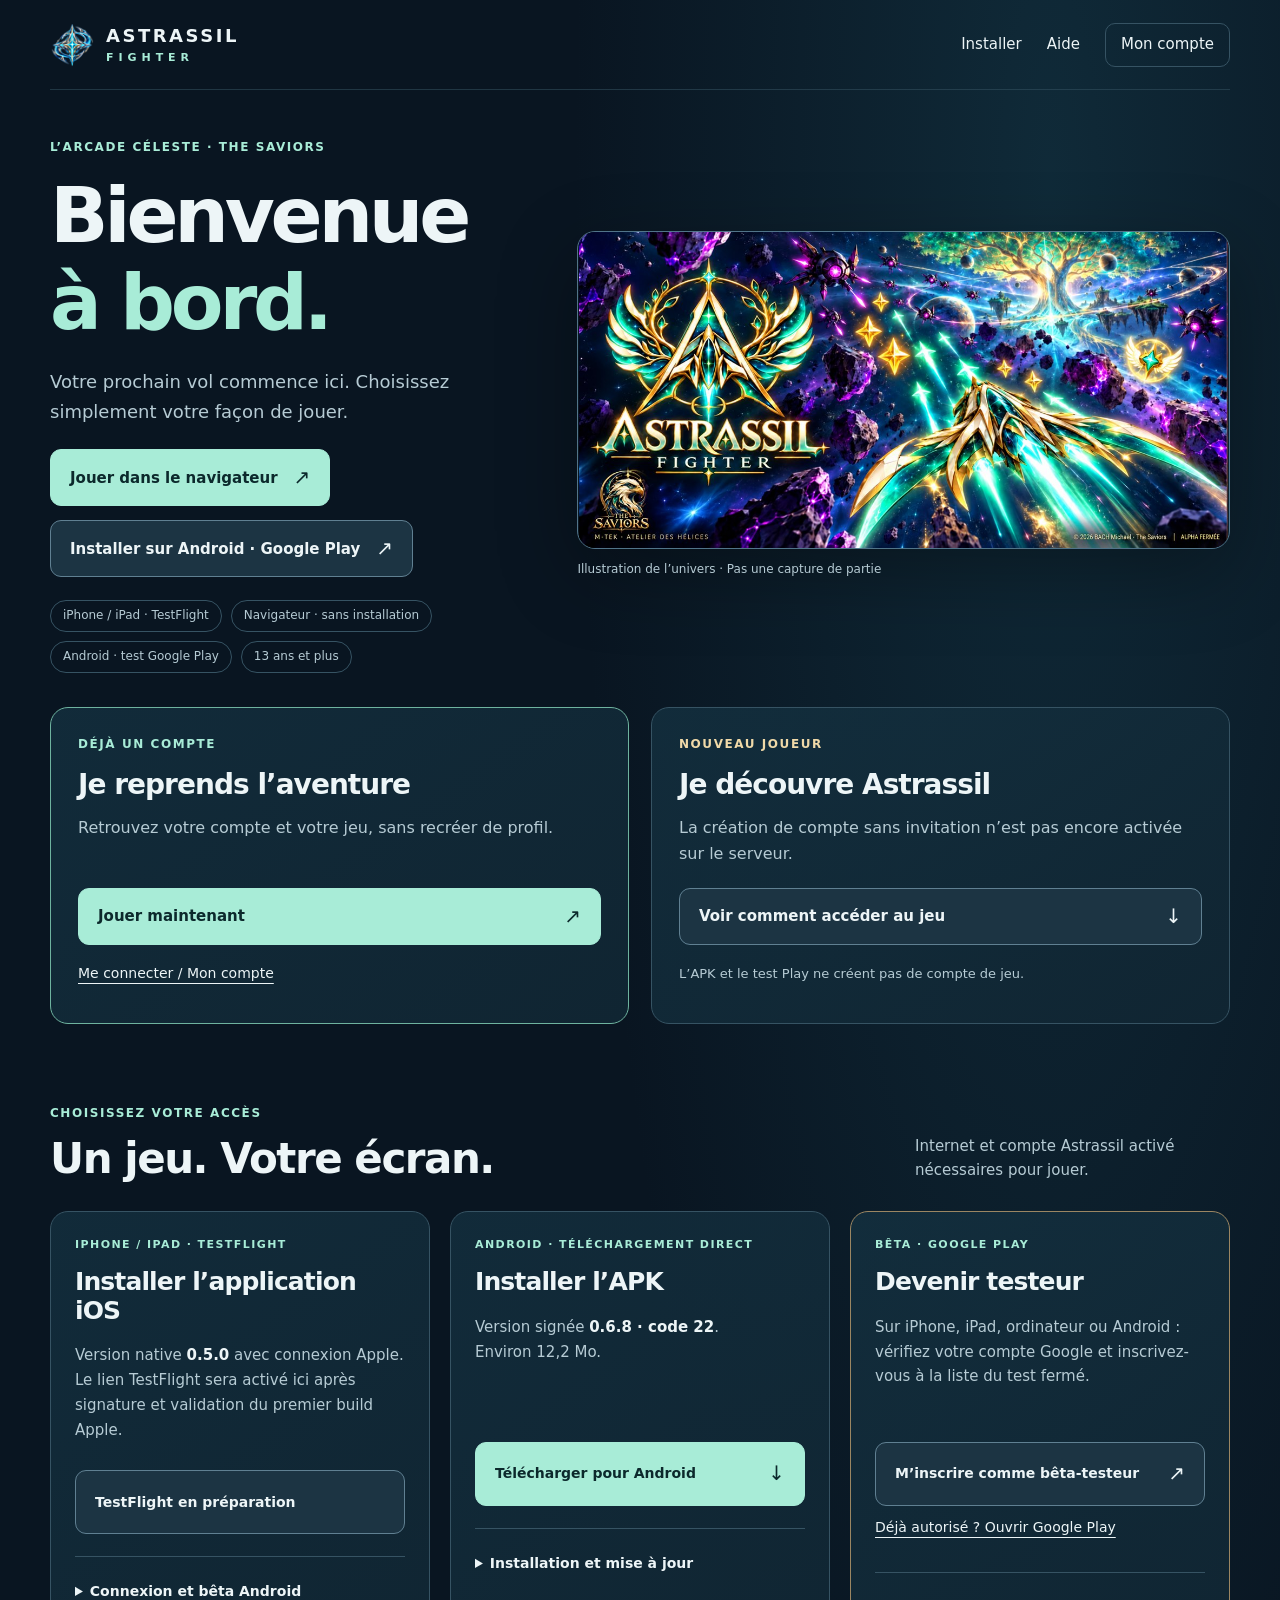
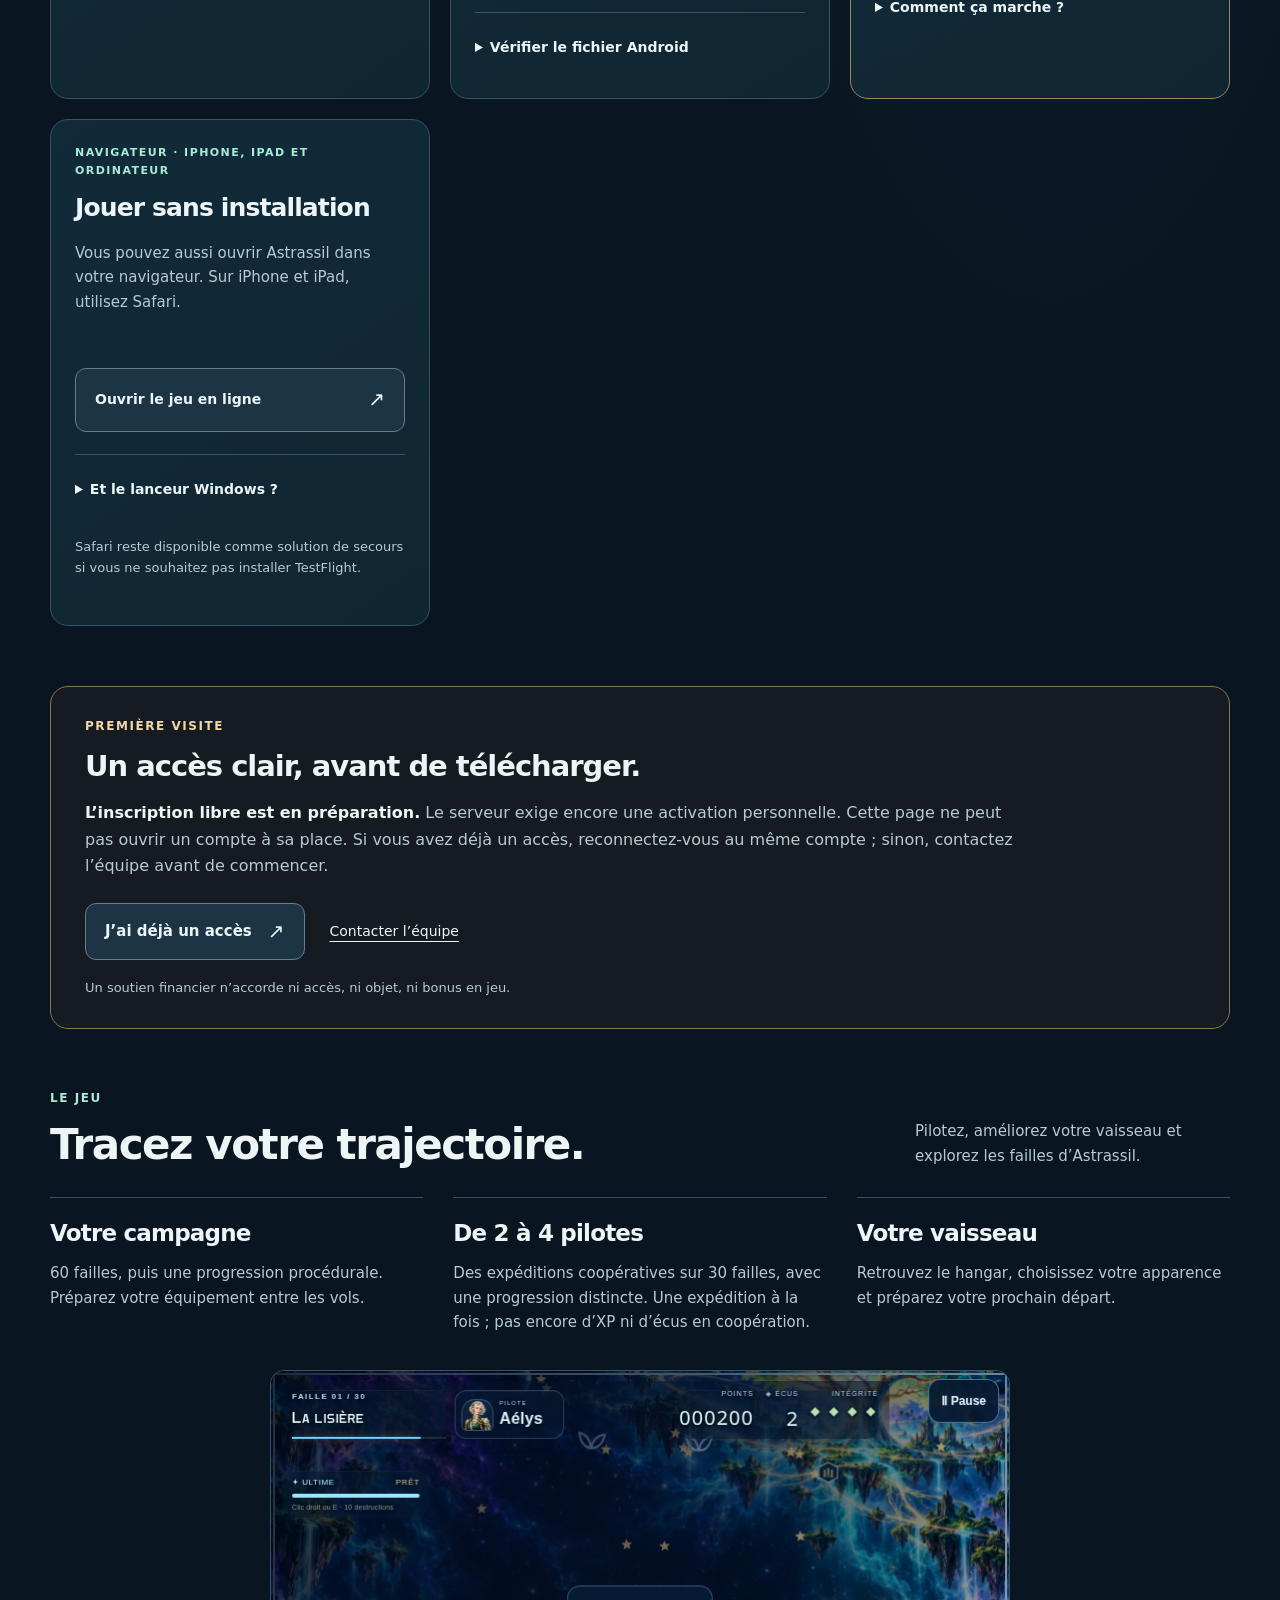
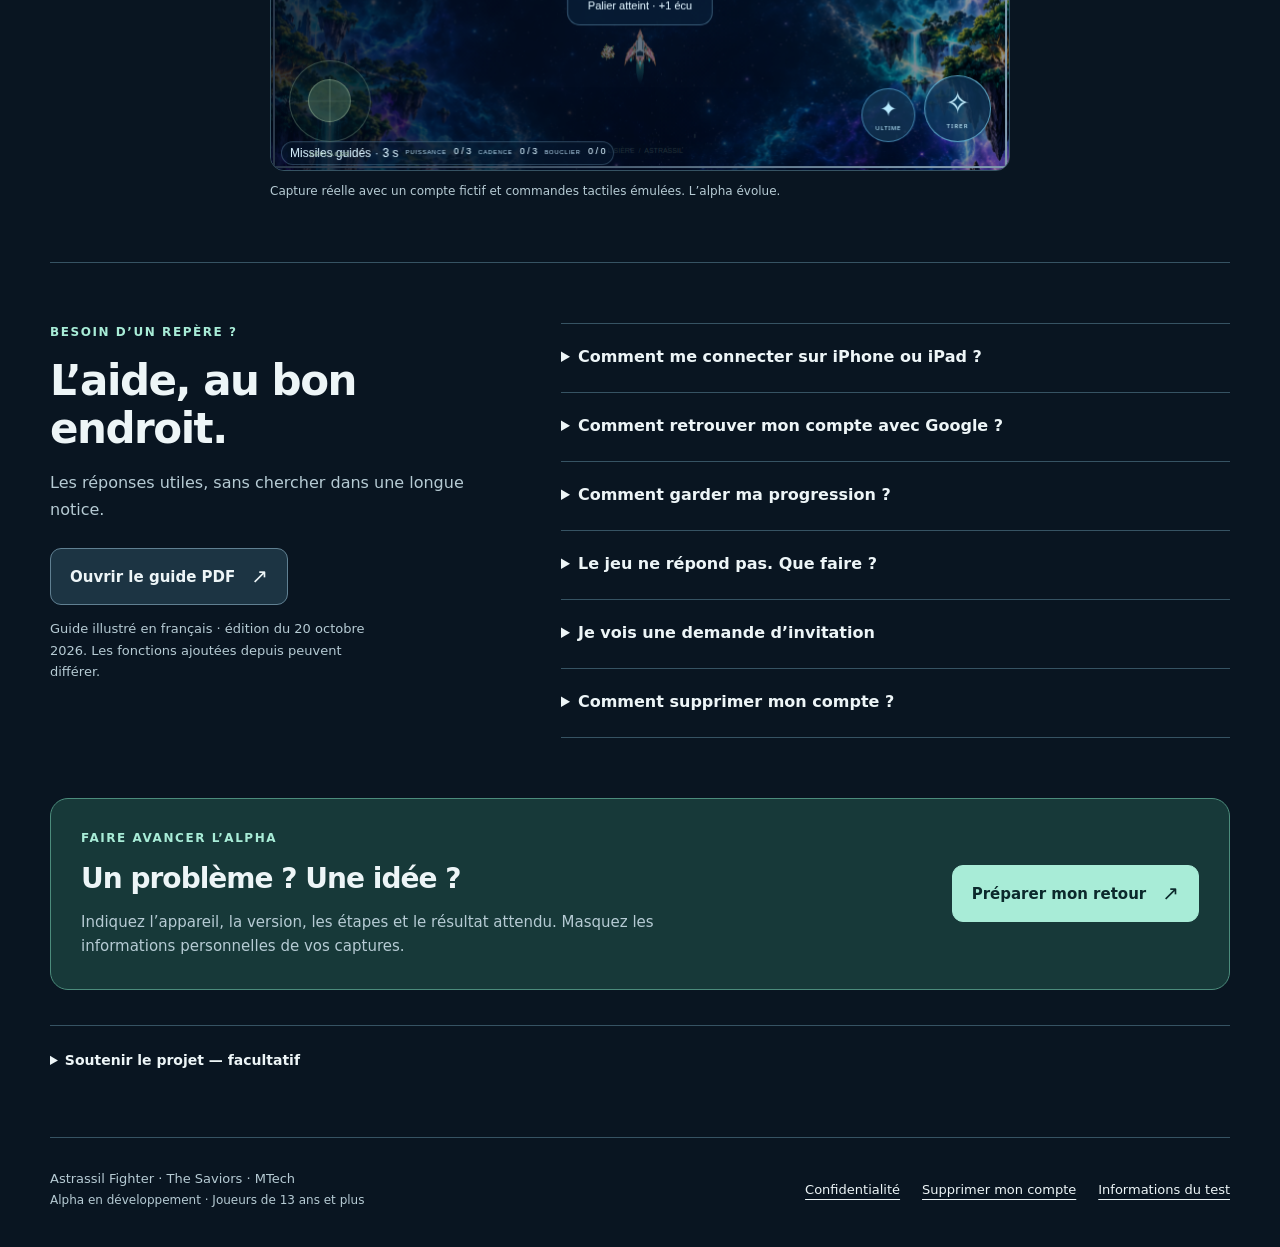
<file: index.html>
<!doctype html>
<html lang="fr">
<head>
  <meta charset="utf-8">
  <meta name="viewport" content="width=device-width, initial-scale=1">
  <meta name="theme-color" content="#091521">
  <meta name="referrer" content="strict-origin-when-cross-origin">
  <meta name="robots" content="index,follow">
  <title>Astrassil Fighter — Jouer, installer et tester</title>
  <meta name="description" content="Retrouvez Astrassil Fighter sur iPhone, iPad, navigateur, Android et Google Play en test fermé. Accès au jeu, installation et aide réunis. Pour les joueurs de 13 ans et plus.">
  <link rel="canonical" href="https://momolscode.github.io/astrassil-fighter-beta-downloads/">
  <link rel="icon" href="./assets/logo-starlight-small.png" type="image/png">
  <meta property="og:type" content="website">
  <meta property="og:locale" content="fr_FR">
  <meta property="og:site_name" content="Astrassil Fighter">
  <meta property="og:title" content="Astrassil Fighter — Bienvenue à bord">
  <meta property="og:description" content="Jouer dans le navigateur, installer l’APK ou rejoindre le test fermé Google Play. Compte de jeu activé nécessaire ; inscription libre en préparation.">
  <meta property="og:url" content="https://momolscode.github.io/astrassil-fighter-beta-downloads/">
  <meta property="og:image" content="https://momolscode.github.io/astrassil-fighter-beta-downloads/assets/jaquette-alpha-fermee.png">
  <meta property="og:image:alt" content="Jaquette illustrée d’Astrassil Fighter : un vaisseau devant un arbre cosmique.">
  <meta name="twitter:card" content="summary_large_image">
  <link rel="stylesheet" href="./accueil.css">
</head>
<body data-page-version="accueil-ios-staging-20261112-1">
<a class="skip" href="#contenu">Aller au contenu</a>
<header class="header shell">
  <a class="brand" href="./" aria-label="Astrassil Fighter, accueil"><img src="./assets/logo-starlight-small.png" alt="" width="44" height="44"><span>ASTRASSIL<small>FIGHTER</small></span></a>
  <nav aria-label="Navigation principale"><a href="#telecharger">Installer</a><a href="#questions">Aide</a><a href="https://astrassil.tail2edb90.ts.net/connexion">Mon compte</a></nav>
</header>
<main id="contenu">
  <section class="welcome shell" aria-labelledby="titre-jeu">
    <div class="welcome-copy">
      <p class="eyebrow">L’arcade céleste · The Saviors</p>
      <h1 id="titre-jeu">Bienvenue<br> <em>à bord.</em></h1>
      <p class="intro">Votre prochain vol commence ici. Choisissez simplement votre façon de jouer.</p>
      <div class="inline-actions" aria-label="Choisir comment jouer">
        <a class="button" href="https://astrassil.tail2edb90.ts.net/jeu/">Jouer dans le navigateur <span aria-hidden="true">↗</span></a>
        <a class="button secondary" href="https://play.google.com/apps/testing/com.unum.astrassil" rel="noopener noreferrer">Installer sur Android · Google Play <span aria-hidden="true">↗</span></a>
      </div>
      <p class="pills"><span>iPhone / iPad · TestFlight</span><span>Navigateur · sans installation</span><span>Android · test Google Play</span><span>13 ans et plus</span></p>
    </div>
    <figure class="cover"><img src="./assets/jaquette-accueil.jpg" alt="Un vaisseau d’or et de turquoise traverse les astéroïdes vers un arbre cosmique lumineux." width="1797" height="875" fetchpriority="high"><figcaption>Illustration de l’univers · Pas une capture de partie</figcaption></figure>
    <div class="paths">
      <article class="card return-player"><p class="eyebrow">Déjà un compte</p><h2>Je reprends l’aventure</h2><p>Retrouvez votre compte et votre jeu, sans recréer de profil.</p><a id="browser-play" class="button" href="https://astrassil.tail2edb90.ts.net/jeu/">Jouer maintenant <span aria-hidden="true">↗</span></a><a class="quiet-link" href="https://astrassil.tail2edb90.ts.net/connexion">Me connecter / Mon compte</a></article>
      <article class="card new-player"><p class="eyebrow">Nouveau joueur</p><h2>Je découvre Astrassil</h2><p>La création de compte sans invitation n’est pas encore activée sur le serveur.</p><a class="button secondary" href="#premiere-visite">Voir comment accéder au jeu <span aria-hidden="true">↓</span></a><span class="small-note">L’APK et le test Play ne créent pas de compte de jeu.</span></article>
    </div>
  </section>

  <section class="shell section" id="telecharger" aria-labelledby="installer-titre">
    <div class="section-head"><div><p class="eyebrow">Choisissez votre accès</p><h2 id="installer-titre">Un jeu. Votre écran.</h2></div><p>Internet et compte Astrassil activé nécessaires pour jouer.</p></div>
    <div class="platforms">
      <article class="card ios-card"><p class="eyebrow">iPhone / iPad · TestFlight</p><h3>Installer l’application iOS</h3><p>Version native <strong>0.5.0</strong> avec connexion Apple. Le lien TestFlight sera activé ici après signature et validation du premier build Apple.</p><!-- TESTFLIGHT_LINK: remplacer le bloc ci-dessous par un lien <a id="ios-testflight" class="button" href="...">Installer avec TestFlight</a> --><span class="button secondary" aria-disabled="true">TestFlight en préparation</span><details><summary>Connexion et bêta Android</summary><p>Sur iPhone et iPad, « Continuer avec Apple » est le moyen de connexion natif principal. Google n’est pas nécessaire pour jouer sur iOS.</p><p>Si vous souhaitez aussi tester la version Android, l’inscription Google Play reste facultative et s’ouvre séparément dans Safari depuis votre compte.</p></details></article>
      <article class="card"><p class="eyebrow">Android · téléchargement direct</p><h3>Installer l’APK</h3><p>Version signée <strong>0.6.8 · code 22</strong>.<br>Environ 12,2 Mo.</p><a id="android-download" class="button" href="https://github.com/Momolscode/astrassil-fighter-beta-downloads/releases/download/alpha-fermee-0.6.8-code22/astrassil-fighter-0.6.8-alpha-fermee.22-code22-release-signe.apk">Télécharger pour Android <span aria-hidden="true">↓</span></a><details><summary>Installation et mise à jour</summary><p>Ouvrez le fichier téléchargé. Android peut demander d’autoriser l’installation depuis votre navigateur ; respectez les restrictions de votre appareil.</p><p><strong>Déjà installé ?</strong> Installez la mise à jour par-dessus l’application. Ne la désinstallez pas et n’effacez pas ses données.</p><p>Les correctifs Web compatibles sont chargés depuis le serveur. Une nouvelle APK doit être installée manuellement. Ce paquet n’embarque pas le jeu complet hors ligne.</p></details><details><summary>Vérifier le fichier Android</summary><p>SHA-256 de l’APK téléchargée et contrôlée :</p><code id="apk-sha256">911913adecd3d36f2830ebfa419c46832f29979517a25c67c25b12f1b7619a1a</code><p>12 205 400 octets.</p><a id="android-release" class="quiet-link" href="https://github.com/Momolscode/astrassil-fighter-beta-downloads/releases/tag/alpha-fermee-0.6.8-code22">Détails de la version sur GitHub</a></details></article>
      <article class="card play-card"><p class="eyebrow">Bêta · Google Play</p><h3>Devenir testeur</h3><p>Sur iPhone, iPad, ordinateur ou Android : vérifiez votre compte Google et inscrivez-vous à la liste du test fermé.</p><a id="play-candidate" class="button secondary" href="https://astrassil.tail2edb90.ts.net/connexion#playtest">M’inscrire comme bêta-testeur <span aria-hidden="true">↗</span></a><a id="play-test" class="quiet-link" href="https://play.google.com/apps/testing/com.unum.astrassil" rel="noopener noreferrer">Déjà autorisé ? Ouvrir Google Play</a><details><summary>Comment ça marche ?</summary><p>Aucun compte de jeu n’est nécessaire pour candidater. Google vérifie votre adresse, vous confirmez votre participation, puis l’équipe l’ajoute à la liste Google Play. Utilisez ensuite ce même compte Google pour rejoindre le test.</p></details></article>
      <article class="card"><p class="eyebrow">Navigateur · iPhone, iPad et ordinateur</p><h3>Jouer sans installation</h3><p>Vous pouvez aussi ouvrir Astrassil dans votre navigateur. Sur iPhone et iPad, utilisez Safari.</p><a class="button secondary" href="https://astrassil.tail2edb90.ts.net/jeu/">Ouvrir le jeu en ligne <span aria-hidden="true">↗</span></a><details><summary>Et le lanceur Windows ?</summary><p>Le lanceur Windows 10/11 x64 ouvre le même jeu en ligne dans votre navigateur.</p><a id="windows-download" class="quiet-link" href="https://github.com/Momolscode/astrassil-fighter-beta-downloads/releases/download/launcher-pc-0.1.1/Astrassil-Fighter-Setup-0.1.1.exe">Installer le lanceur Windows</a><a class="quiet-link" href="https://github.com/Momolscode/astrassil-fighter-beta-downloads/releases/download/launcher-pc-0.1.1/Astrassil-Fighter-Launcher-0.1.1.exe">Télécharger la version portable</a></details><p class="small-note">Safari reste disponible comme solution de secours si vous ne souhaitez pas installer TestFlight.</p></article>
    </div>
  </section>

  <section class="access-notice shell" id="premiere-visite" aria-labelledby="acces-titre">
    <p class="eyebrow">Première visite</p><h2 id="acces-titre">Un accès clair, avant de télécharger.</h2>
    <p><strong>L’inscription libre est en préparation.</strong> Le serveur exige encore une activation personnelle. Cette page ne peut pas ouvrir un compte à sa place. Si vous avez déjà un accès, reconnectez-vous au même compte ; sinon, contactez l’équipe avant de commencer.</p>
    <div class="inline-actions"><a class="button secondary" href="https://astrassil.tail2edb90.ts.net/connexion">J’ai déjà un accès <span aria-hidden="true">↗</span></a><a class="quiet-link" href="mailto:micelixyre@gmail.com?subject=Premier%20acc%C3%A8s%20Astrassil">Contacter l’équipe</a></div>
    <p class="small-note">Un soutien financier n’accorde ni accès, ni objet, ni bonus en jeu.</p>
  </section>

  <section class="shell section" id="univers" aria-labelledby="univers-titre"><div class="section-head"><div><p class="eyebrow">Le jeu</p><h2 id="univers-titre">Tracez votre trajectoire.</h2></div><p>Pilotez, améliorez votre vaisseau et explorez les failles d’Astrassil.</p></div><div class="features"><article><h3>Votre campagne</h3><p>60 failles, puis une progression procédurale. Préparez votre équipement entre les vols.</p></article><article><h3>De 2 à 4 pilotes</h3><p>Des expéditions coopératives sur 30 failles, avec une progression distincte. Une expédition à la fois ; pas encore d’XP ni d’écus en coopération.</p></article><article><h3>Votre vaisseau</h3><p>Retrouvez le hangar, choisissez votre apparence et préparez votre prochain départ.</p></article></div><figure class="game-capture"><img src="./assets/combat-paysage.png" alt="Capture de combat Astrassil avec les commandes tactiles et l’affichage de l’arme temporaire." width="740" height="400" loading="lazy"><figcaption>Capture réelle avec un compte fictif et commandes tactiles émulées. L’alpha évolue.</figcaption></figure></section>

  <section class="shell section help-section" id="questions" aria-labelledby="aide-titre"><div><p class="eyebrow">Besoin d’un repère ?</p><h2 id="aide-titre">L’aide, au bon endroit.</h2><p class="help-intro">Les réponses utiles, sans chercher dans une longue notice.</p><div id="guide"><a id="guide-download" class="button secondary" href="./documents/ASTRASSIL-FIGHTER-Guide-de-vol-Alpha.pdf">Ouvrir le guide PDF <span aria-hidden="true">↗</span></a><p class="small-note">Guide illustré en français · édition du 20 octobre 2026. Les fonctions ajoutées depuis peuvent différer.</p></div></div><div class="faq">
    <details><summary>Comment me connecter sur iPhone ou iPad ?</summary><p>Dans l’application iOS, utilisez « Continuer avec Apple ». Astrassil utilise l’identifiant Apple stable du compte ; si vous choisissez « Masquer mon e-mail », l’adresse relais Apple peut être utilisée sans révéler votre adresse personnelle.</p><p>Google n’est pas requis pour jouer sur iOS. Il n’est demandé que si vous choisissez volontairement de rejoindre le test fermé Google Play pour Android.</p></details>
    <details><summary>Comment retrouver mon compte avec Google ?</summary><p>Utilisez le compte Google déjà associé à votre compte Astrassil. Si vous ne l’avez pas encore associé, connectez-vous d’abord avec vos identifiants Astrassil dans le navigateur, puis choisissez « Associer Google à mon compte actuel ».</p><p>Une adresse e-mail identique ne fusionne pas automatiquement deux comptes.</p><a class="quiet-link" href="https://astrassil.tail2edb90.ts.net/connexion">Ouvrir Mon compte</a></details>
    <details><summary>Comment garder ma progression ?</summary><p>Ne désinstallez pas l’application et ne videz pas ses données pour effectuer une mise à jour. Dans « Compte et sauvegarde », vérifiez le compte, l’aperçu et la réussite de la copie cloud.</p><p>Sur un appareil neuf, vérifiez la sauvegarde disponible puis confirmez sa restauration. La connexion seule ne restaure pas automatiquement la progression locale. Un combat en cours n’est pas un point de reprise.</p></details>
    <details><summary>Le jeu ne répond pas. Que faire ?</summary><p>Le serveur d’alpha dépend encore d’un PC allumé et connecté. Réessayez plus tard et signalez l’heure ainsi que le message rencontré. Télécharger une nouvelle fois l’APK ne résout pas une panne du serveur.</p></details>
    <details><summary>Je vois une demande d’invitation</summary><p>La création libre de comptes n’est pas encore activée sur le serveur. La nouvelle page d’accueil ne supprime pas à elle seule cette restriction. Un compte déjà activé doit pouvoir se reconnecter sans nouvelle invitation.</p><a class="quiet-link" href="#premiere-visite">Voir les conditions du premier accès</a></details>
    <details><summary>Comment supprimer mon compte ?</summary><p>La procédure et les données concernées sont détaillées sur la page dédiée, accessible même après désinstallation de l’application.</p><a class="quiet-link" href="./suppression-compte.html">Supprimer mon compte et mes données</a></details>
  </div></section>

  <section class="feedback shell" id="communaute" aria-labelledby="retours-titre"><div><p class="eyebrow">Faire avancer l’alpha</p><h2 id="retours-titre">Un problème ? Une idée ?</h2><p>Indiquez l’appareil, la version, les étapes et le résultat attendu. Masquez les informations personnelles de vos captures.</p></div><a id="feedback-link" class="button" href="mailto:micelixyre@gmail.com?subject=Retour%20Astrassil%20Fighter&amp;body=Appareil%20et%20syst%C3%A8me%20%3A%0AVersion%20%3A%0A%C3%89tapes%20suivies%20%3A%0AR%C3%A9sultat%20attendu%20%3A%0AR%C3%A9sultat%20observ%C3%A9%20%3A%0A">Préparer mon retour <span aria-hidden="true">↗</span></a></section>

  <details class="support shell" id="soutien" hidden><summary>Soutenir le projet — facultatif</summary><p>Un soutien facultatif, au choix : <strong>17 € une fois</strong> ou un abonnement de <strong>17 € par mois</strong>, renouvelé chaque mois via Qonto/Mollie. Aucun accès, objet ou bonus en jeu n’est accordé en contrepartie. Les conditions de paiement et l’annulation de l’abonnement sont gérées par le prestataire.</p><div class="inline-actions"><a id="support-monthly" class="button secondary" rel="noopener noreferrer" target="_blank" hidden>Soutien mensuel · 17 €/mois ↗</a><a id="support-once" class="button secondary" rel="noopener noreferrer" target="_blank" hidden>Soutenir · 17 € une fois ↗</a></div></details>
</main>
<footer class="footer shell"><p>Astrassil Fighter · The Saviors · MTech<br><span>Alpha en développement · Joueurs de 13 ans et plus</span></p><nav aria-label="Informations et confidentialité"><a href="./confidentialite.html">Confidentialité</a><a href="./suppression-compte.html">Supprimer mon compte</a><a href="./informations-test.html">Informations du test</a></nav></footer>
<script src="./support.js" defer></script>
</body>
</html>
</file>
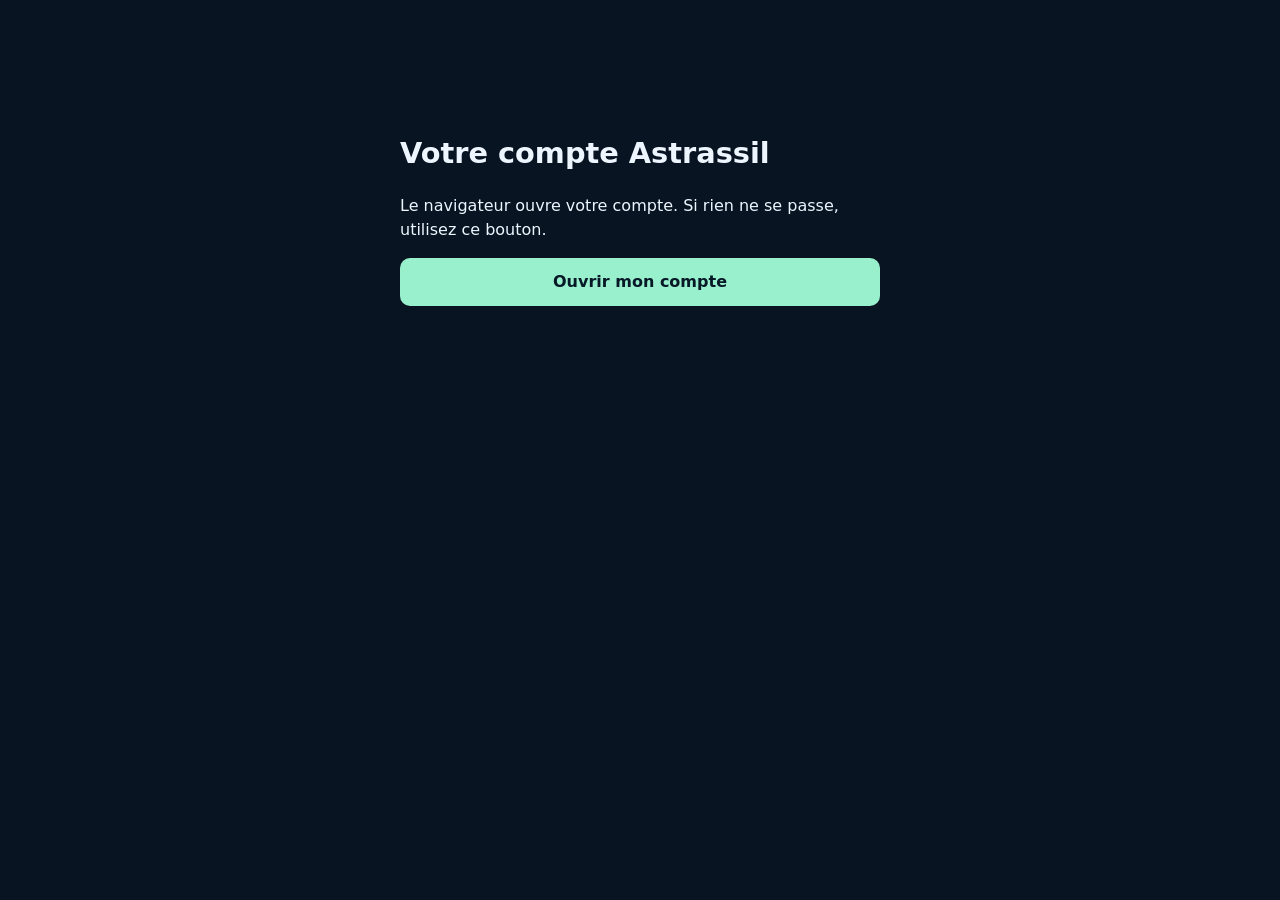
<file: compte.html>
<!doctype html>
<html lang="fr"><head><meta charset="utf-8"><meta name="viewport" content="width=device-width,initial-scale=1"><meta name="robots" content="noindex,nofollow"><meta name="referrer" content="no-referrer"><meta http-equiv="Content-Security-Policy" content="default-src 'none'; base-uri 'none'; form-action 'none'; object-src 'none'; script-src 'sha256-kTjGRxCKhyurzhui+8/3a384O8UmYrzX94/h2odUzXA='; style-src 'unsafe-inline'"><title>Ouvrir mon compte — Astrassil</title><style>:root{color-scheme:dark;font:16px/1.5 system-ui,sans-serif;background:#081422;color:#edf6ff}body{margin:0;padding:24px 16px}main{max-width:480px;margin:12vh auto}h1{font-size:1.8rem}a{display:flex;align-items:center;justify-content:center;box-sizing:border-box;min-height:48px;padding:12px;border-radius:10px;background:#99f0cd;color:#071827;text-align:center;text-decoration:none;font-weight:700}a:focus-visible{outline:3px solid #ffe69b;outline-offset:4px}</style></head><body><main><h1>Votre compte Astrassil</h1><p id="account-relay-status" role="status" aria-live="polite">Le navigateur ouvre votre compte. Si rien ne se passe, utilisez ce bouton.</p><a id="account-relay-link" href="https://astrassil.tail2edb90.ts.net/connexion" rel="noopener noreferrer">Ouvrir mon compte</a><noscript><p>Utilisez le bouton pour ouvrir la connexion, puis choisissez « Mot de passe oublié ? » si nécessaire.</p></noscript></main><script>(() => {
  const destinations = Object.freeze({
    '': 'https://astrassil.tail2edb90.ts.net/connexion',
    '#inscription': 'https://astrassil.tail2edb90.ts.net/connexion',
    '#recuperation': 'https://astrassil.tail2edb90.ts.net/connexion#recuperation'
  });
  const status = document.getElementById('account-relay-status');
  const link = document.getElementById('account-relay-link');
  const validPage = location.protocol === 'https:' && location.origin === 'https://momolscode.github.io'
    && location.pathname === '/astrassil-fighter-beta-downloads/compte.html' && location.search === '';
  const target = Object.hasOwn(destinations, location.hash) ? destinations[location.hash] : null;
  if (!validPage || !target) {
    status.textContent = 'Ce lien n’est pas reconnu. Ouvrez votre compte avec le bouton ci-dessous.';
    return;
  }
  link.href = target;
  link.textContent = location.hash === '#recuperation' ? 'Retrouver mon mot de passe' : 'Ouvrir mon compte';
  status.textContent = 'Ouverture de votre compte Astrassil…';
  location.replace(target);
})();</script></body></html>
</file>
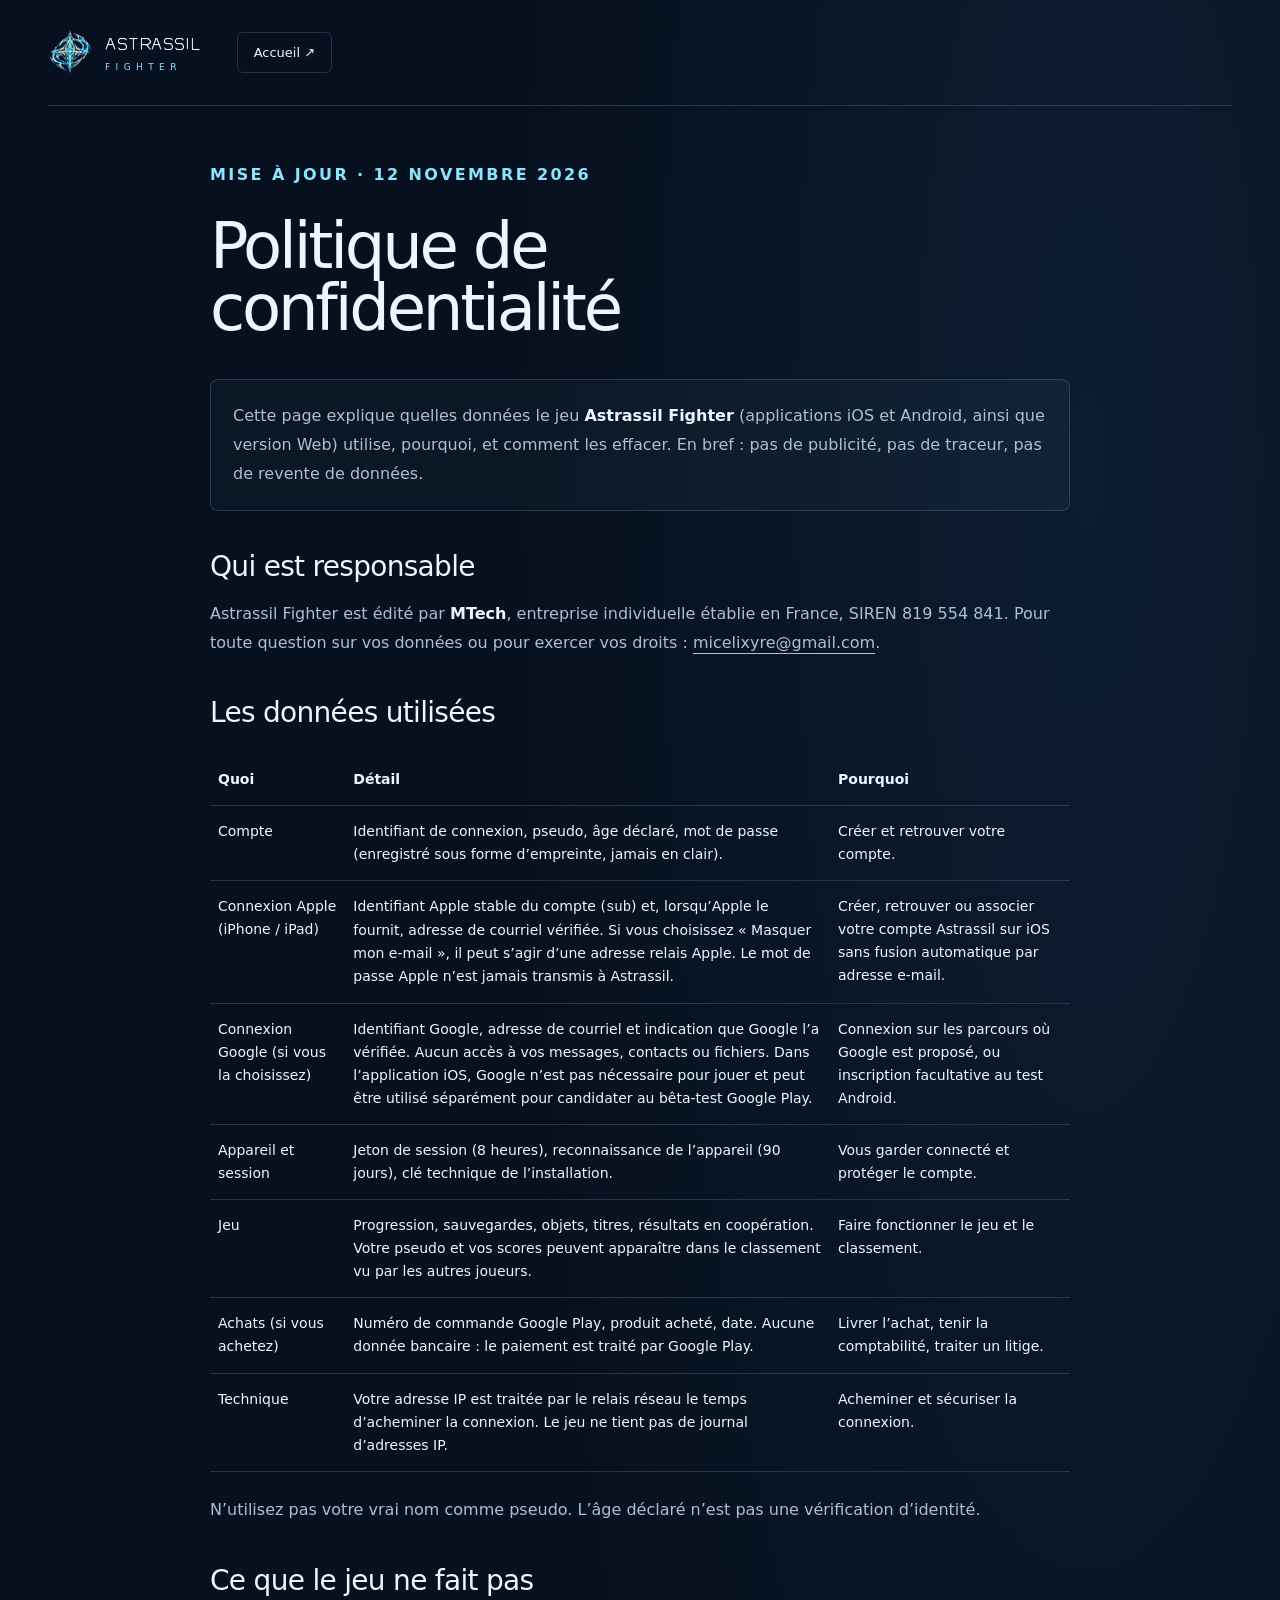
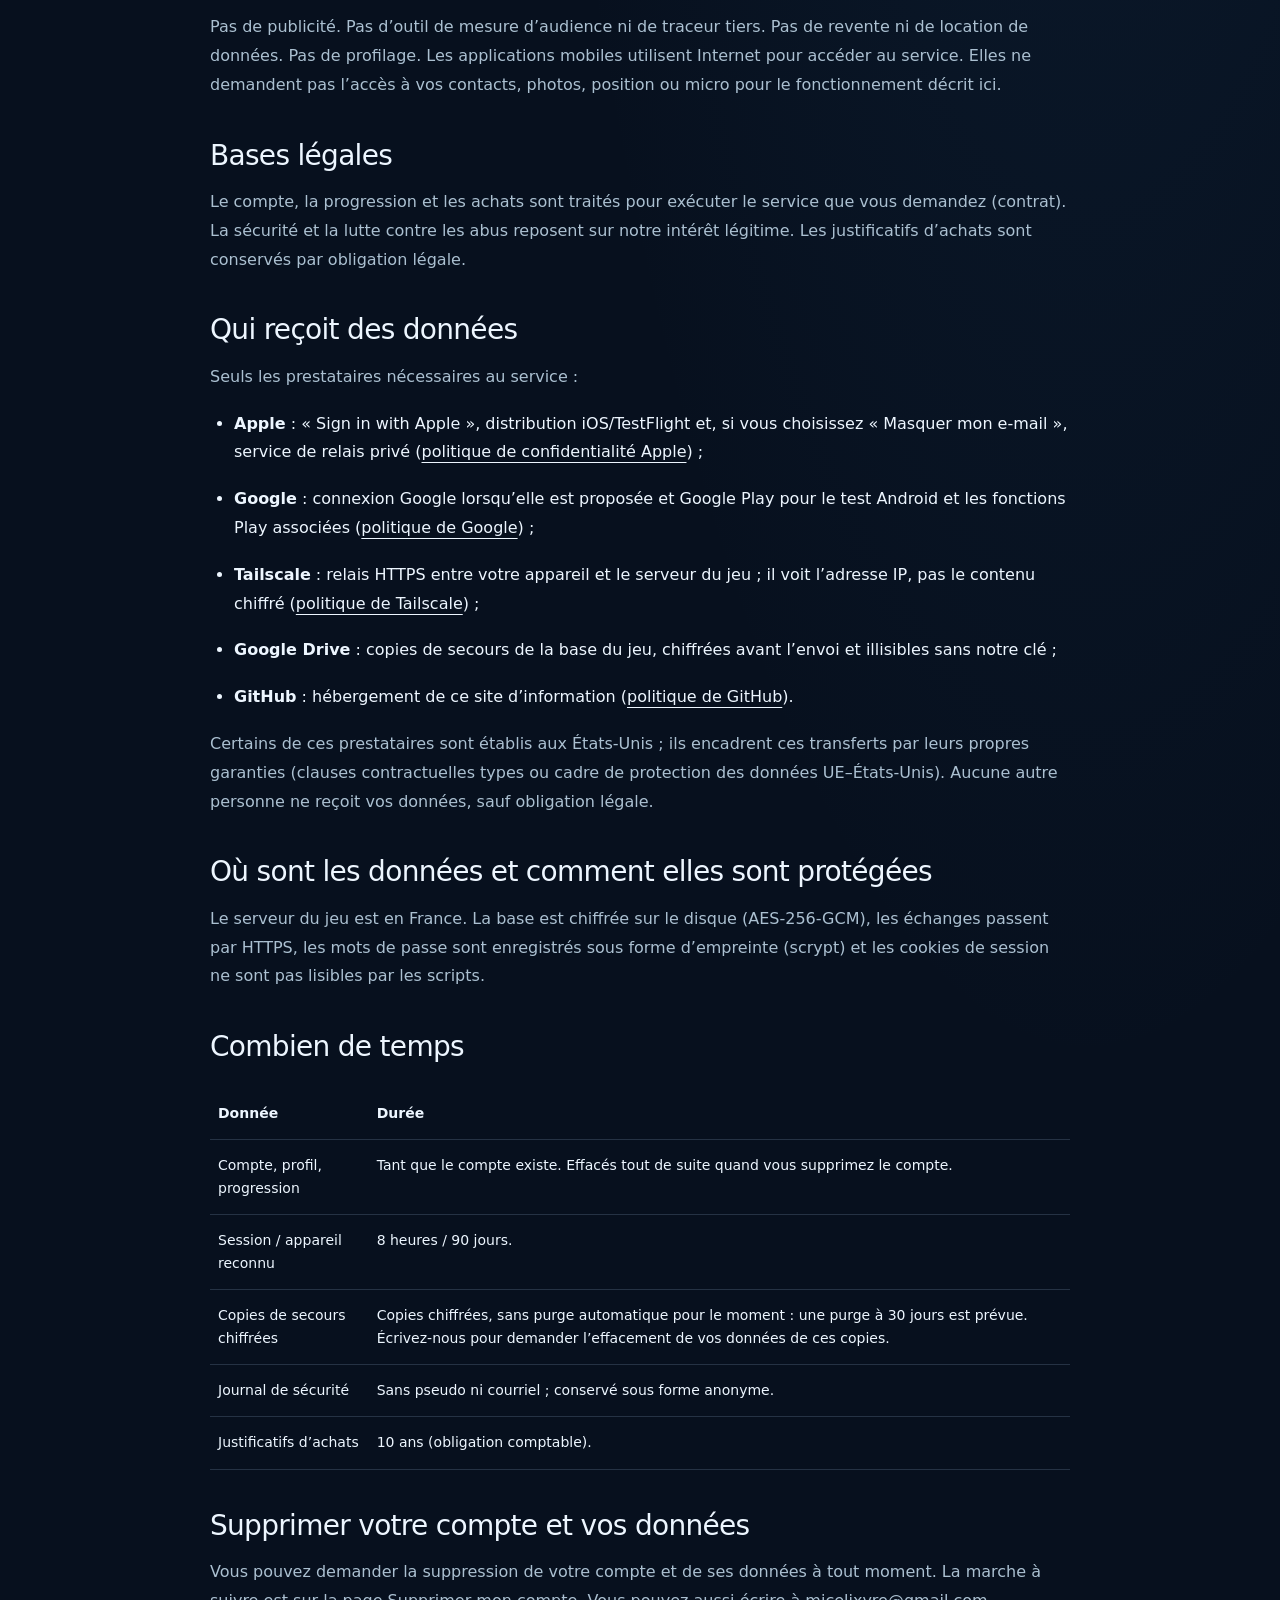
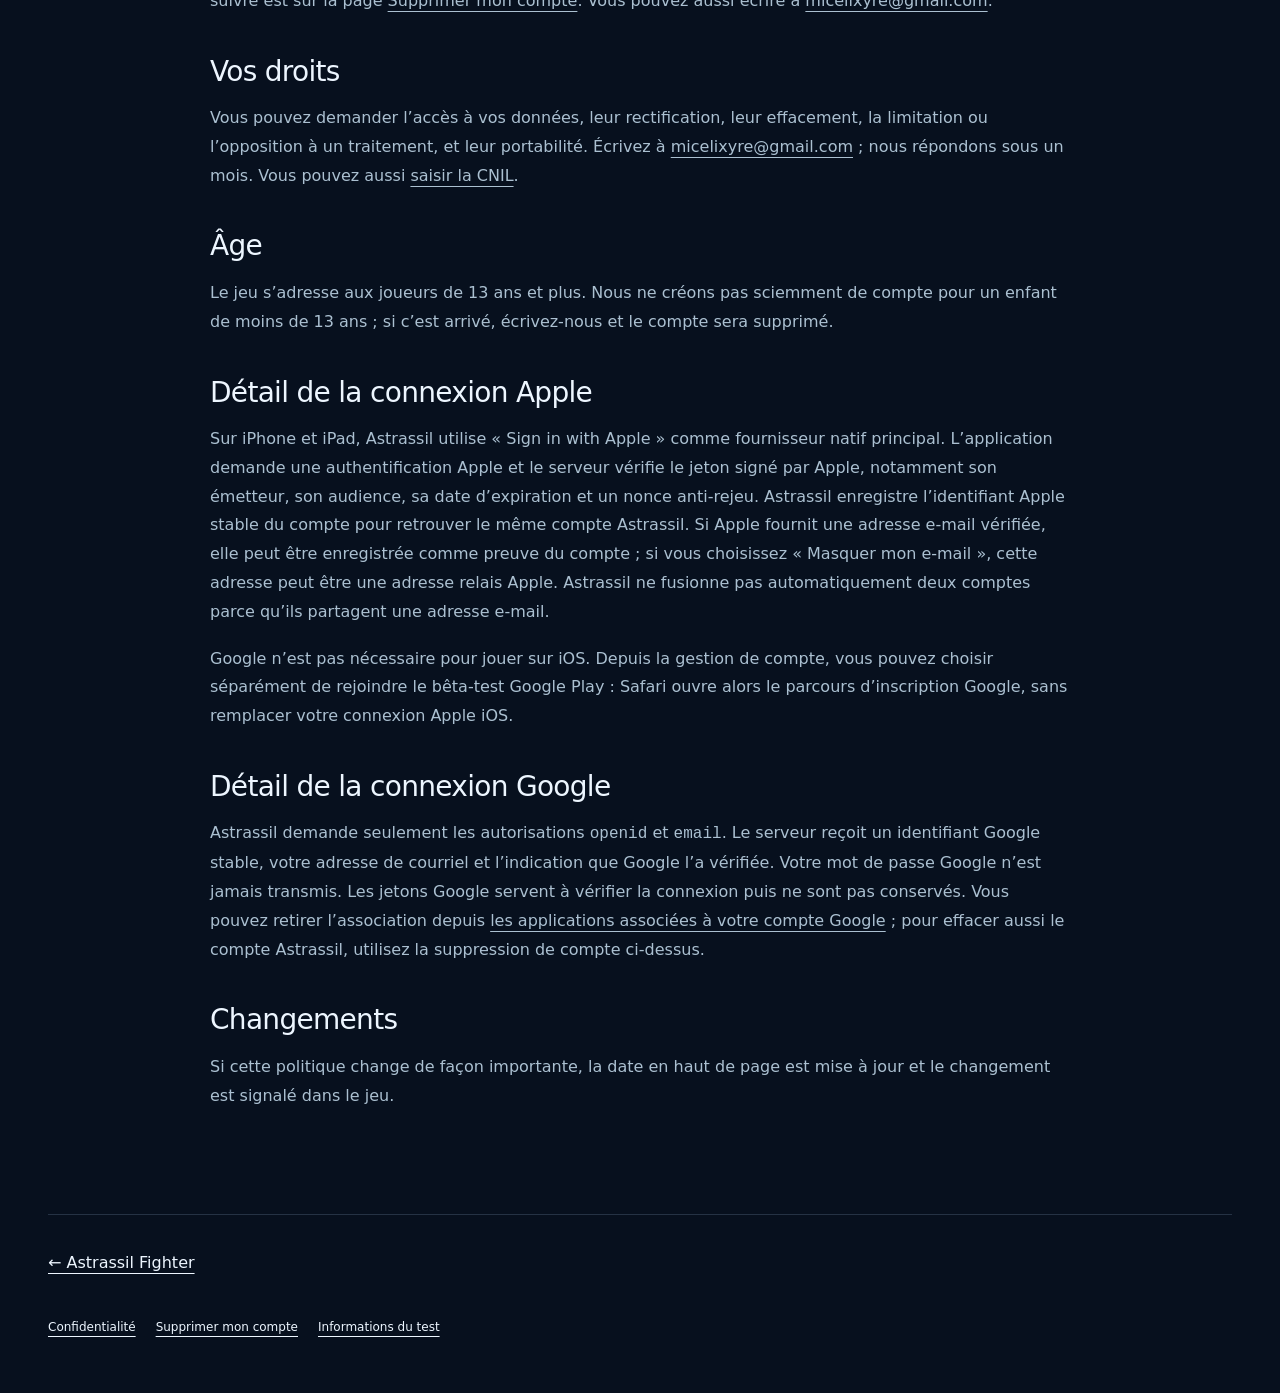
<file: confidentialite.html>
<!doctype html><html lang="fr"><head><meta charset="utf-8"><meta name="viewport" content="width=device-width,initial-scale=1"><meta name="theme-color" content="#07101e"><link rel="icon" href="./assets/logo-starlight.png"><link rel="stylesheet" href="./styles.css"><title>Politique de confidentialité · Astrassil Fighter</title></head><body><a class="skip" href="#contenu">Aller au contenu</a><header class="header shell"><a class="brand" href="./"><img src="./assets/logo-starlight.png" alt="" width="44" height="44"><span>ASTRASSIL <b>FIGHTER</b></span></a><a class="header-cta" href="./">Accueil ↗</a></header><main class="information shell" id="contenu"><p class="eyebrow">MISE À JOUR · 12 NOVEMBRE 2026</p><h1>Politique de confidentialité</h1>
<p class="notice">Cette page explique quelles données le jeu <strong>Astrassil Fighter</strong> (applications iOS et Android, ainsi que version Web) utilise, pourquoi, et comment les effacer. En bref : pas de publicité, pas de traceur, pas de revente de données.</p>

<h2 id="editeur">Qui est responsable</h2>
<p>Astrassil Fighter est édité par <strong>MTech</strong>, entreprise individuelle établie en France, SIREN 819 554 841. Pour toute question sur vos données ou pour exercer vos droits : <a href="mailto:micelixyre@gmail.com">micelixyre@gmail.com</a>.</p>

<h2 id="donnees">Les données utilisées</h2>
<table><thead><tr><th>Quoi</th><th>Détail</th><th>Pourquoi</th></tr></thead><tbody>
<tr><td>Compte</td><td>Identifiant de connexion, pseudo, âge déclaré, mot de passe (enregistré sous forme d’empreinte, jamais en clair).</td><td>Créer et retrouver votre compte.</td></tr>
<tr><td>Connexion Apple <span>(iPhone / iPad)</span></td><td>Identifiant Apple stable du compte (<code>sub</code>) et, lorsqu’Apple le fournit, adresse de courriel vérifiée. Si vous choisissez « Masquer mon e-mail », il peut s’agir d’une adresse relais Apple. Le mot de passe Apple n’est jamais transmis à Astrassil.</td><td>Créer, retrouver ou associer votre compte Astrassil sur iOS sans fusion automatique par adresse e-mail.</td></tr>
<tr><td>Connexion Google <span>(si vous la choisissez)</span></td><td>Identifiant Google, adresse de courriel et indication que Google l’a vérifiée. Aucun accès à vos messages, contacts ou fichiers. Dans l’application iOS, Google n’est pas nécessaire pour jouer et peut être utilisé séparément pour candidater au bêta-test Google Play.</td><td>Connexion sur les parcours où Google est proposé, ou inscription facultative au test Android.</td></tr>
<tr><td>Appareil et session</td><td>Jeton de session (8 heures), reconnaissance de l’appareil (90 jours), clé technique de l’installation.</td><td>Vous garder connecté et protéger le compte.</td></tr>
<tr><td>Jeu</td><td>Progression, sauvegardes, objets, titres, résultats en coopération. Votre pseudo et vos scores peuvent apparaître dans le classement vu par les autres joueurs.</td><td>Faire fonctionner le jeu et le classement.</td></tr>
<tr><td>Achats <span>(si vous achetez)</span></td><td>Numéro de commande Google Play, produit acheté, date. Aucune donnée bancaire : le paiement est traité par Google Play.</td><td>Livrer l’achat, tenir la comptabilité, traiter un litige.</td></tr>
<tr><td>Technique</td><td>Votre adresse IP est traitée par le relais réseau le temps d’acheminer la connexion. Le jeu ne tient pas de journal d’adresses IP.</td><td>Acheminer et sécuriser la connexion.</td></tr>
</tbody></table>
<p>N’utilisez pas votre vrai nom comme pseudo. L’âge déclaré n’est pas une vérification d’identité.</p>

<h2 id="pas-de">Ce que le jeu ne fait pas</h2>
<p>Pas de publicité. Pas d’outil de mesure d’audience ni de traceur tiers. Pas de revente ni de location de données. Pas de profilage. Les applications mobiles utilisent Internet pour accéder au service. Elles ne demandent pas l’accès à vos contacts, photos, position ou micro pour le fonctionnement décrit ici.</p>

<h2 id="bases">Bases légales</h2>
<p>Le compte, la progression et les achats sont traités pour exécuter le service que vous demandez (contrat). La sécurité et la lutte contre les abus reposent sur notre intérêt légitime. Les justificatifs d’achats sont conservés par obligation légale.</p>

<h2 id="prestataires">Qui reçoit des données</h2>
<p>Seuls les prestataires nécessaires au service :</p>
<ul>
<li><strong>Apple</strong> : « Sign in with Apple », distribution iOS/TestFlight et, si vous choisissez « Masquer mon e-mail », service de relais privé (<a href="https://www.apple.com/legal/privacy/">politique de confidentialité Apple</a>) ;</li>
<li><strong>Google</strong> : connexion Google lorsqu’elle est proposée et Google Play pour le test Android et les fonctions Play associées (<a href="https://policies.google.com/privacy">politique de Google</a>) ;</li>
<li><strong>Tailscale</strong> : relais HTTPS entre votre appareil et le serveur du jeu ; il voit l’adresse IP, pas le contenu chiffré (<a href="https://tailscale.com/privacy-policy">politique de Tailscale</a>) ;</li>
<li><strong>Google Drive</strong> : copies de secours de la base du jeu, chiffrées avant l’envoi et illisibles sans notre clé ;</li>
<li><strong>GitHub</strong> : hébergement de ce site d’information (<a href="https://docs.github.com/en/site-policy/privacy-policies/github-general-privacy-statement">politique de GitHub</a>).</li>
</ul>
<p>Certains de ces prestataires sont établis aux États-Unis ; ils encadrent ces transferts par leurs propres garanties (clauses contractuelles types ou cadre de protection des données UE–États-Unis). Aucune autre personne ne reçoit vos données, sauf obligation légale.</p>

<h2 id="securite">Où sont les données et comment elles sont protégées</h2>
<p>Le serveur du jeu est en France. La base est chiffrée sur le disque (AES-256-GCM), les échanges passent par HTTPS, les mots de passe sont enregistrés sous forme d’empreinte (scrypt) et les cookies de session ne sont pas lisibles par les scripts.</p>

<h2 id="durees">Combien de temps</h2>
<table><thead><tr><th>Donnée</th><th>Durée</th></tr></thead><tbody>
<tr><td>Compte, profil, progression</td><td>Tant que le compte existe. Effacés tout de suite quand vous supprimez le compte.</td></tr>
<tr><td>Session / appareil reconnu</td><td>8 heures / 90 jours.</td></tr>
<tr><td>Copies de secours chiffrées</td><td>Copies chiffrées, sans purge automatique pour le moment : une purge à 30 jours est prévue. Écrivez-nous pour demander l’effacement de vos données de ces copies.</td></tr>
<tr><td>Journal de sécurité</td><td>Sans pseudo ni courriel ; conservé sous forme anonyme.</td></tr>
<tr><td>Justificatifs d’achats</td><td>10 ans (obligation comptable).</td></tr>
</tbody></table>

<h2 id="suppression">Supprimer votre compte et vos données</h2>
<p>Vous pouvez demander la suppression de votre compte et de ses données à tout moment. La marche à suivre est sur la page <a href="./suppression-compte.html">Supprimer mon compte</a>. Vous pouvez aussi écrire à <a href="mailto:micelixyre@gmail.com">micelixyre@gmail.com</a>.</p>

<h2 id="droits">Vos droits</h2>
<p>Vous pouvez demander l’accès à vos données, leur rectification, leur effacement, la limitation ou l’opposition à un traitement, et leur portabilité. Écrivez à <a href="mailto:micelixyre@gmail.com">micelixyre@gmail.com</a> ; nous répondons sous un mois. Vous pouvez aussi <a href="https://www.cnil.fr/fr/adresser-une-plainte">saisir la CNIL</a>.</p>

<h2 id="age">Âge</h2>
<p>Le jeu s’adresse aux joueurs de 13 ans et plus. Nous ne créons pas sciemment de compte pour un enfant de moins de 13 ans ; si c’est arrivé, écrivez-nous et le compte sera supprimé.</p>

<h2 id="connexion-apple">Détail de la connexion Apple</h2>
<p>Sur iPhone et iPad, Astrassil utilise « Sign in with Apple » comme fournisseur natif principal. L’application demande une authentification Apple et le serveur vérifie le jeton signé par Apple, notamment son émetteur, son audience, sa date d’expiration et un nonce anti-rejeu. Astrassil enregistre l’identifiant Apple stable du compte pour retrouver le même compte Astrassil. Si Apple fournit une adresse e-mail vérifiée, elle peut être enregistrée comme preuve du compte ; si vous choisissez « Masquer mon e-mail », cette adresse peut être une adresse relais Apple. Astrassil ne fusionne pas automatiquement deux comptes parce qu’ils partagent une adresse e-mail.</p>
<p>Google n’est pas nécessaire pour jouer sur iOS. Depuis la gestion de compte, vous pouvez choisir séparément de rejoindre le bêta-test Google Play : Safari ouvre alors le parcours d’inscription Google, sans remplacer votre connexion Apple iOS.</p>

<h2 id="connexion-google">Détail de la connexion Google</h2>
<p>Astrassil demande seulement les autorisations <code>openid</code> et <code>email</code>. Le serveur reçoit un identifiant Google stable, votre adresse de courriel et l’indication que Google l’a vérifiée. Votre mot de passe Google n’est jamais transmis. Les jetons Google servent à vérifier la connexion puis ne sont pas conservés. Vous pouvez retirer l’association depuis <a href="https://myaccount.google.com/connections">les applications associées à votre compte Google</a> ; pour effacer aussi le compte Astrassil, utilisez la suppression de compte ci-dessus.</p>

<h2 id="changements">Changements</h2>
<p>Si cette politique change de façon importante, la date en haut de page est mise à jour et le changement est signalé dans le jeu.</p>
</main><footer class="footer shell"><a href="./">← Astrassil Fighter</a><div class="legal-links"><a href="./confidentialite.html">Confidentialité</a><a href="./suppression-compte.html">Supprimer mon compte</a><a href="./informations-test.html">Informations du test</a></div></footer></body></html>
</file>
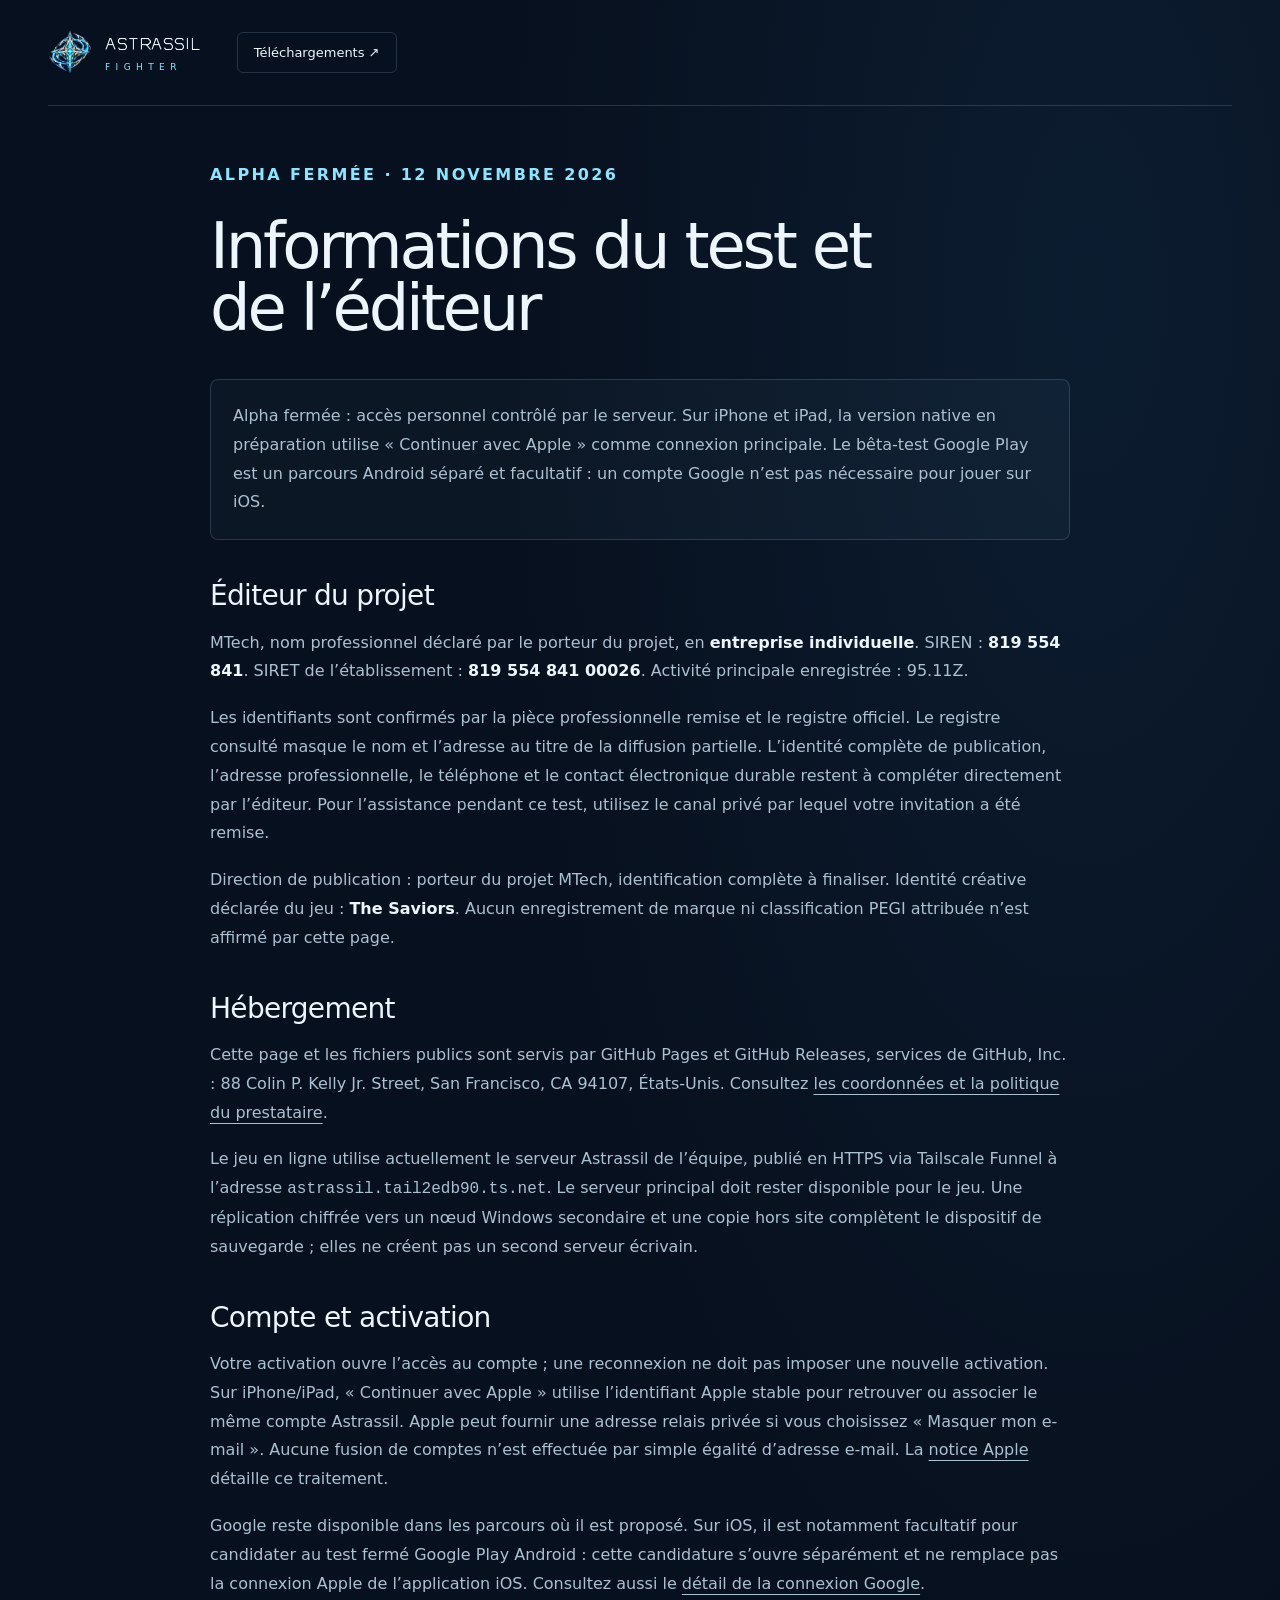
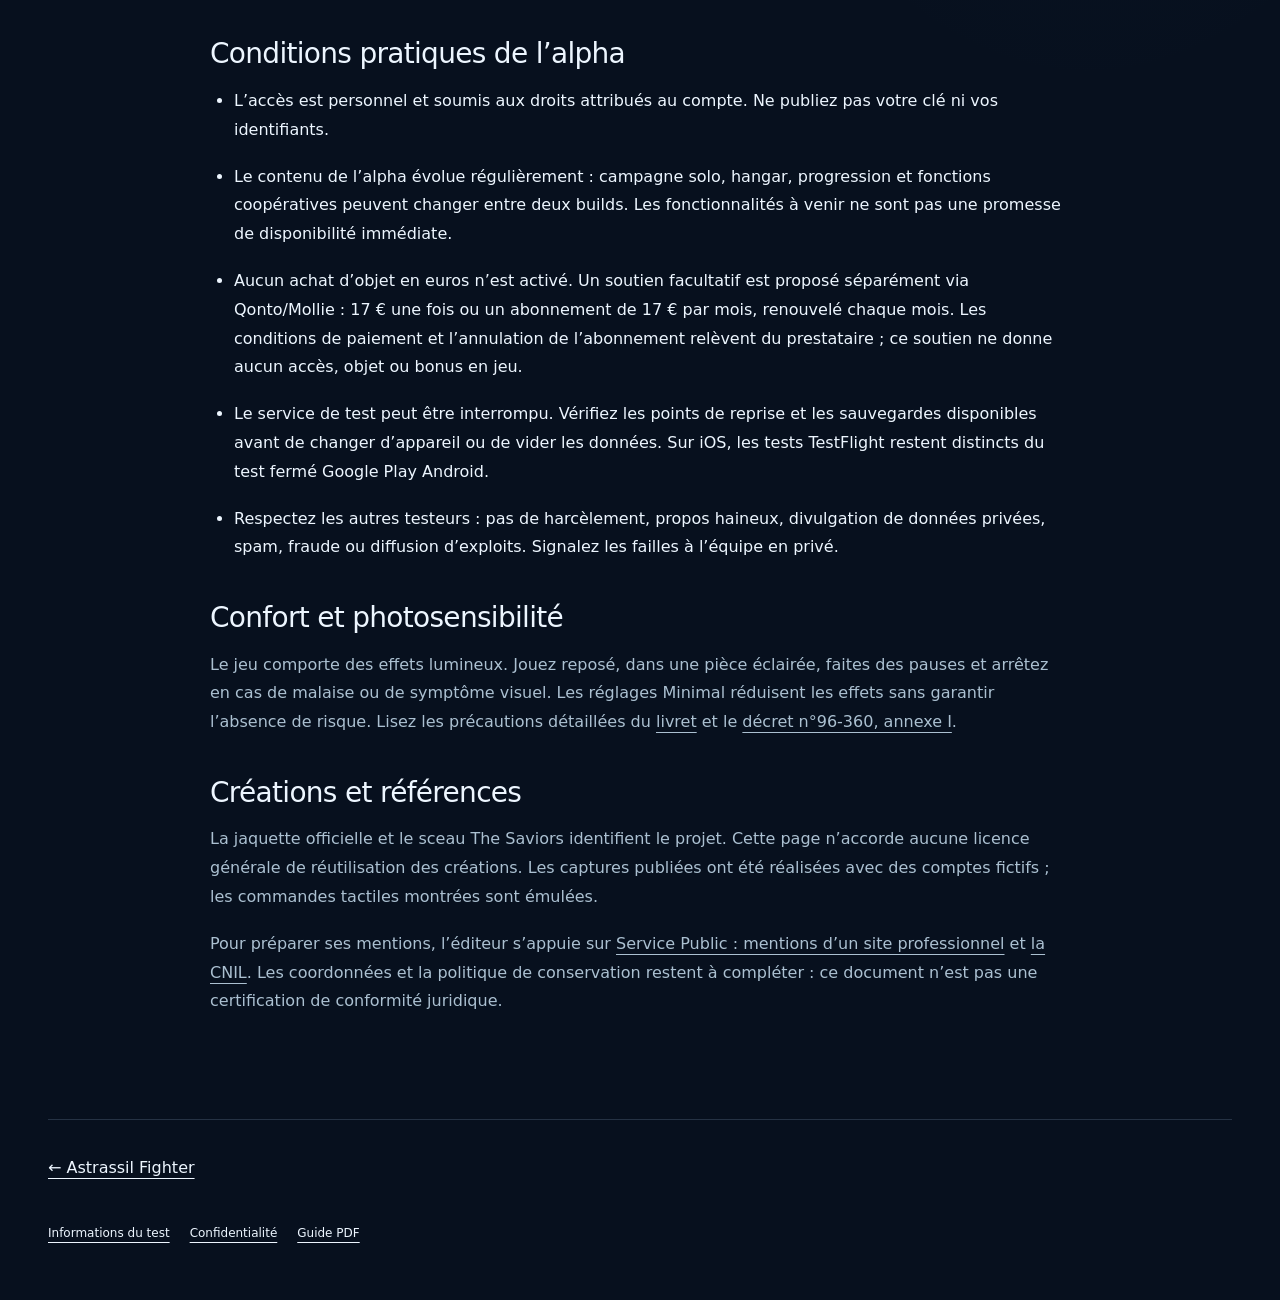
<file: informations-test.html>
<!doctype html><html lang="fr"><head><meta charset="utf-8"><meta name="viewport" content="width=device-width,initial-scale=1"><meta name="robots" content="noindex,follow"><meta name="theme-color" content="#07101e"><link rel="icon" href="./assets/logo-starlight.png"><link rel="stylesheet" href="./styles.css"><title>Informations du test et de l’éditeur · Astrassil Fighter</title></head><body><a class="skip" href="#contenu">Aller au contenu</a><header class="header shell"><a class="brand" href="./"><img src="./assets/logo-starlight.png" alt="" width="44" height="44"><span>ASTRASSIL <b>FIGHTER</b></span></a><a class="header-cta" href="./#telecharger">Téléchargements ↗</a></header><main class="information shell" id="contenu"><p class="eyebrow">ALPHA FERMÉE · 12 NOVEMBRE 2026</p><h1>Informations du test et de l’éditeur</h1><p class="notice">Alpha fermée : accès personnel contrôlé par le serveur. Sur iPhone et iPad, la version native en préparation utilise « Continuer avec Apple » comme connexion principale. Le bêta-test Google Play est un parcours Android séparé et facultatif : un compte Google n’est pas nécessaire pour jouer sur iOS.</p><h2>Éditeur du projet</h2><p>MTech, nom professionnel déclaré par le porteur du projet, en <strong>entreprise individuelle</strong>. SIREN : <strong>819 554 841</strong>. SIRET de l’établissement : <strong>819 554 841 00026</strong>. Activité principale enregistrée : 95.11Z.</p><p>Les identifiants sont confirmés par la pièce professionnelle remise et le registre officiel. Le registre consulté masque le nom et l’adresse au titre de la diffusion partielle. L’identité complète de publication, l’adresse professionnelle, le téléphone et le contact électronique durable restent à compléter directement par l’éditeur. Pour l’assistance pendant ce test, utilisez le canal privé par lequel votre invitation a été remise.</p><p>Direction de publication : porteur du projet MTech, identification complète à finaliser. Identité créative déclarée du jeu : <strong>The Saviors</strong>. Aucun enregistrement de marque ni classification PEGI attribuée n’est affirmé par cette page.</p><h2>Hébergement</h2><p>Cette page et les fichiers publics sont servis par GitHub Pages et GitHub Releases, services de GitHub, Inc. : 88 Colin P. Kelly Jr. Street, San Francisco, CA 94107, États-Unis. Consultez <a href="https://docs.github.com/en/site-policy/privacy-policies/github-general-privacy-statement">les coordonnées et la politique du prestataire</a>.</p><p>Le jeu en ligne utilise actuellement le serveur Astrassil de l’équipe, publié en HTTPS via Tailscale Funnel à l’adresse <code>astrassil.tail2edb90.ts.net</code>. Le serveur principal doit rester disponible pour le jeu. Une réplication chiffrée vers un nœud Windows secondaire et une copie hors site complètent le dispositif de sauvegarde ; elles ne créent pas un second serveur écrivain.</p><h2>Compte et activation</h2><p>Votre activation ouvre l’accès au compte ; une reconnexion ne doit pas imposer une nouvelle activation. Sur iPhone/iPad, « Continuer avec Apple » utilise l’identifiant Apple stable pour retrouver ou associer le même compte Astrassil. Apple peut fournir une adresse relais privée si vous choisissez « Masquer mon e-mail ». Aucune fusion de comptes n’est effectuée par simple égalité d’adresse e-mail. La <a href="./confidentialite.html#connexion-apple">notice Apple</a> détaille ce traitement.</p><p>Google reste disponible dans les parcours où il est proposé. Sur iOS, il est notamment facultatif pour candidater au test fermé Google Play Android : cette candidature s’ouvre séparément et ne remplace pas la connexion Apple de l’application iOS. Consultez aussi le <a href="./confidentialite.html#connexion-google">détail de la connexion Google</a>.</p><h2>Conditions pratiques de l’alpha</h2><ul><li>L’accès est personnel et soumis aux droits attribués au compte. Ne publiez pas votre clé ni vos identifiants.</li><li>Le contenu de l’alpha évolue régulièrement : campagne solo, hangar, progression et fonctions coopératives peuvent changer entre deux builds. Les fonctionnalités à venir ne sont pas une promesse de disponibilité immédiate.</li><li>Aucun achat d’objet en euros n’est activé. Un soutien facultatif est proposé séparément via Qonto/Mollie : 17 € une fois ou un abonnement de 17 € par mois, renouvelé chaque mois. Les conditions de paiement et l’annulation de l’abonnement relèvent du prestataire ; ce soutien ne donne aucun accès, objet ou bonus en jeu.</li><li>Le service de test peut être interrompu. Vérifiez les points de reprise et les sauvegardes disponibles avant de changer d’appareil ou de vider les données. Sur iOS, les tests TestFlight restent distincts du test fermé Google Play Android.</li><li>Respectez les autres testeurs : pas de harcèlement, propos haineux, divulgation de données privées, spam, fraude ou diffusion d’exploits. Signalez les failles à l’équipe en privé.</li></ul><h2>Confort et photosensibilité</h2><p>Le jeu comporte des effets lumineux. Jouez reposé, dans une pièce éclairée, faites des pauses et arrêtez en cas de malaise ou de symptôme visuel. Les réglages Minimal réduisent les effets sans garantir l’absence de risque. Lisez les précautions détaillées du <a href="./documents/ASTRASSIL-FIGHTER-Guide-de-vol-Alpha.pdf">livret</a> et le <a href="https://www.legifrance.gouv.fr/loda/id/JORFTEXT000000376828/">décret n°96-360, annexe I</a>.</p><h2>Créations et références</h2><p>La jaquette officielle et le sceau The Saviors identifient le projet. Cette page n’accorde aucune licence générale de réutilisation des créations. Les captures publiées ont été réalisées avec des comptes fictifs ; les commandes tactiles montrées sont émulées.</p><p>Pour préparer ses mentions, l’éditeur s’appuie sur <a href="https://entreprendre.service-public.gouv.fr/vosdroits/F37351">Service Public : mentions d’un site professionnel</a> et <a href="https://www.cnil.fr/fr/conformite-rgpd-information-des-personnes-et-transparence">la CNIL</a>. Les coordonnées et la politique de conservation restent à compléter : ce document n’est pas une certification de conformité juridique.</p></main><footer class="footer shell"><a href="./">← Astrassil Fighter</a><div class="legal-links"><a href="./informations-test.html">Informations du test</a><a href="./confidentialite.html">Confidentialité</a><a href="./documents/ASTRASSIL-FIGHTER-Guide-de-vol-Alpha.pdf">Guide PDF</a></div></footer></body></html>
</file>
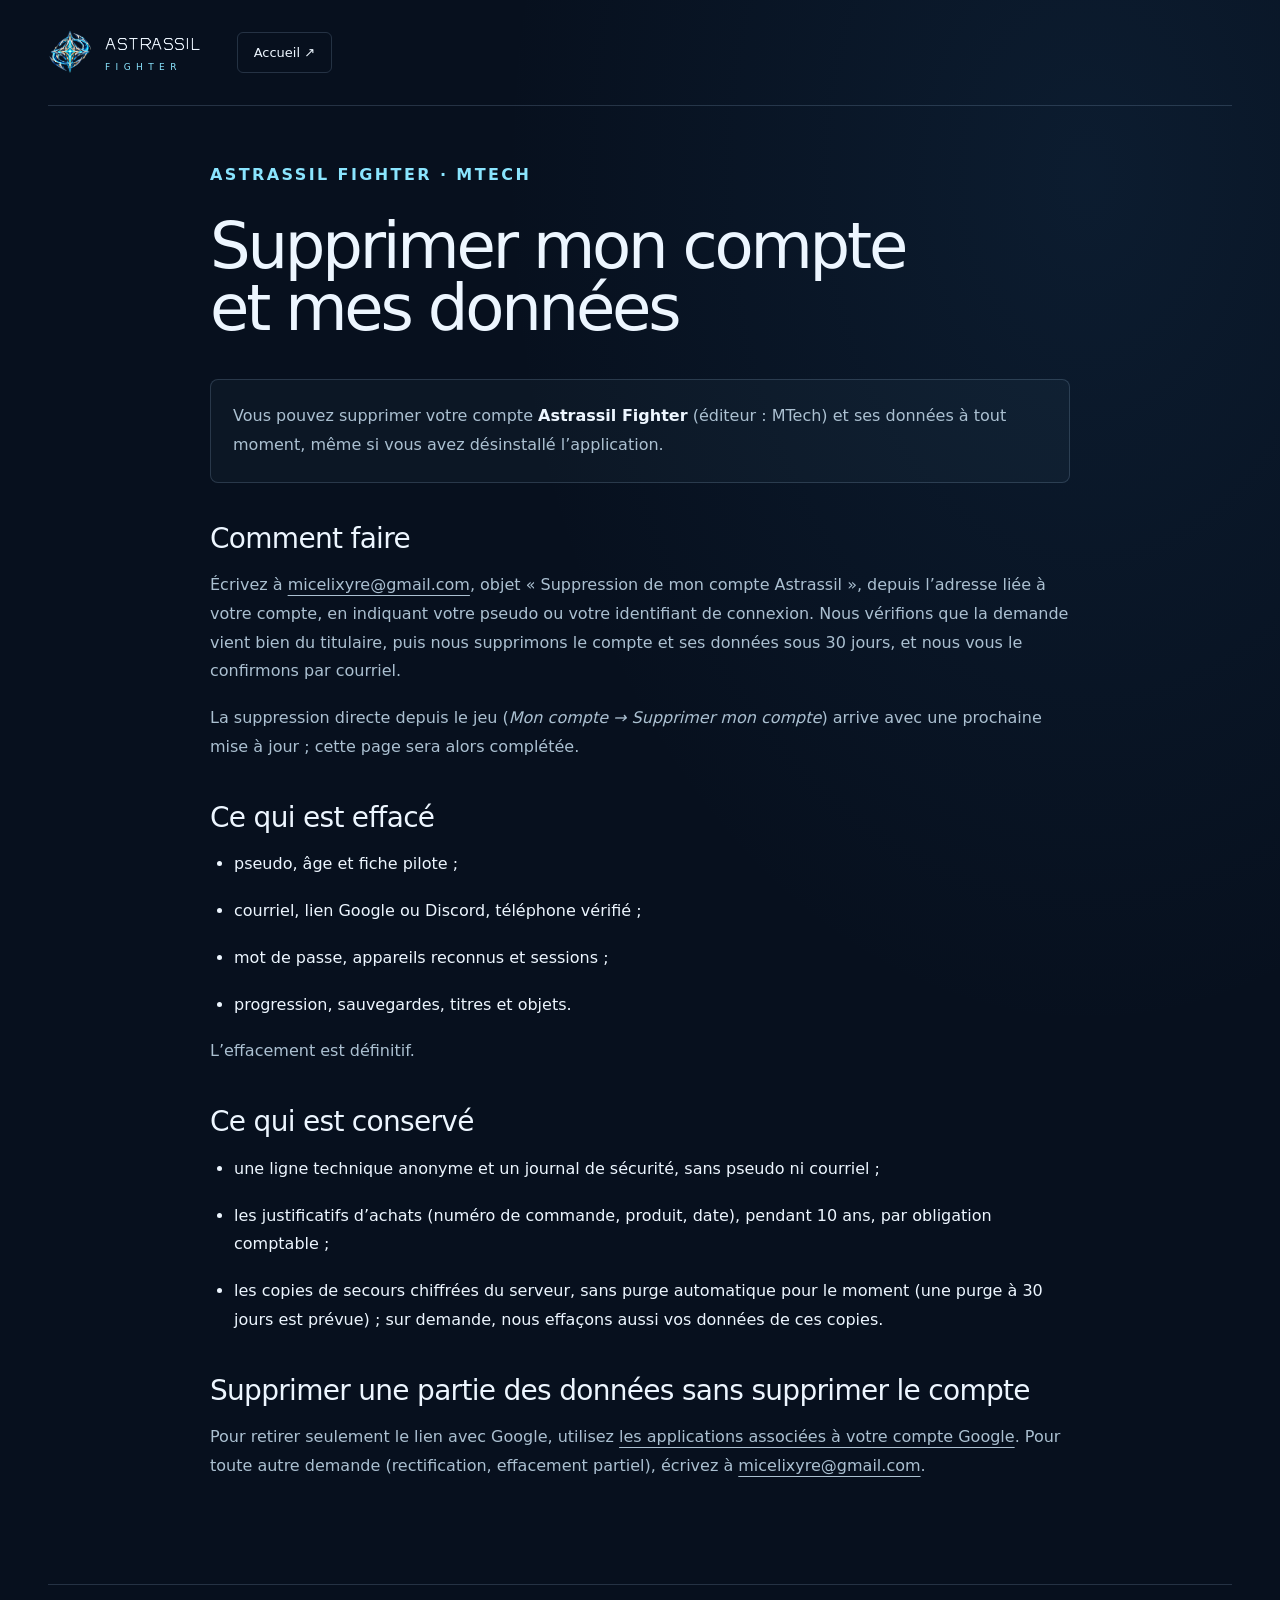
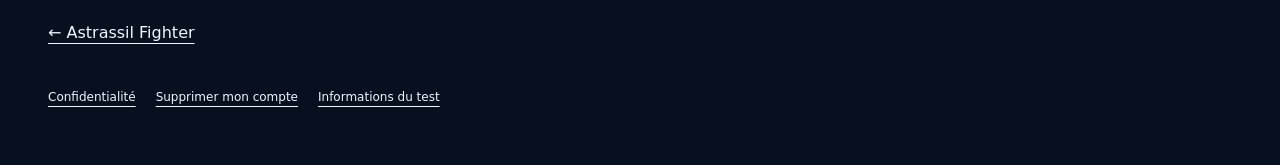
<file: suppression-compte.html>
<!doctype html><html lang="fr"><head><meta charset="utf-8"><meta name="viewport" content="width=device-width,initial-scale=1"><meta name="theme-color" content="#07101e"><link rel="icon" href="./assets/logo-starlight.png"><link rel="stylesheet" href="./styles.css"><title>Supprimer mon compte · Astrassil Fighter</title></head><body><a class="skip" href="#contenu">Aller au contenu</a><header class="header shell"><a class="brand" href="./"><img src="./assets/logo-starlight.png" alt="" width="44" height="44"><span>ASTRASSIL <b>FIGHTER</b></span></a><a class="header-cta" href="./">Accueil ↗</a></header><main class="information shell" id="contenu"><p class="eyebrow">ASTRASSIL FIGHTER · MTECH</p><h1>Supprimer mon compte et mes données</h1>
<p class="notice">Vous pouvez supprimer votre compte <strong>Astrassil Fighter</strong> (éditeur : MTech) et ses données à tout moment, même si vous avez désinstallé l’application.</p>

<h2>Comment faire</h2>
<p>Écrivez à <a href="mailto:micelixyre@gmail.com?subject=Suppression%20de%20mon%20compte%20Astrassil">micelixyre@gmail.com</a>, objet « Suppression de mon compte Astrassil », depuis l’adresse liée à votre compte, en indiquant votre pseudo ou votre identifiant de connexion. Nous vérifions que la demande vient bien du titulaire, puis nous supprimons le compte et ses données sous 30 jours, et nous vous le confirmons par courriel.</p>
<p>La suppression directe depuis le jeu (<em>Mon compte → Supprimer mon compte</em>) arrive avec une prochaine mise à jour ; cette page sera alors complétée.</p>

<h2>Ce qui est effacé</h2>
<ul><li>pseudo, âge et fiche pilote ;</li><li>courriel, lien Google ou Discord, téléphone vérifié ;</li><li>mot de passe, appareils reconnus et sessions ;</li><li>progression, sauvegardes, titres et objets.</li></ul>
<p>L’effacement est définitif.</p>

<h2>Ce qui est conservé</h2>
<ul><li>une ligne technique anonyme et un journal de sécurité, sans pseudo ni courriel ;</li><li>les justificatifs d’achats (numéro de commande, produit, date), pendant 10 ans, par obligation comptable ;</li><li>les copies de secours chiffrées du serveur, sans purge automatique pour le moment (une purge à 30 jours est prévue) ; sur demande, nous effaçons aussi vos données de ces copies.</li></ul>

<h2>Supprimer une partie des données sans supprimer le compte</h2>
<p>Pour retirer seulement le lien avec Google, utilisez <a href="https://myaccount.google.com/connections">les applications associées à votre compte Google</a>. Pour toute autre demande (rectification, effacement partiel), écrivez à <a href="mailto:micelixyre@gmail.com">micelixyre@gmail.com</a>.</p>
</main><footer class="footer shell"><a href="./">← Astrassil Fighter</a><div class="legal-links"><a href="./confidentialite.html">Confidentialité</a><a href="./suppression-compte.html">Supprimer mon compte</a><a href="./informations-test.html">Informations du test</a></div></footer></body></html>
</file>
<file: accueil.css>
:root{color-scheme:dark;--bg:#091521;--surface:#102532;--text:#edf5f7;--muted:#b6cbd4;--aqua:#a8ecd7;--gold:#f0d9a8;--line:#365363;font-family:system-ui,-apple-system,BlinkMacSystemFont,"Segoe UI",sans-serif;font-size:16px}
*{box-sizing:border-box}html{scroll-behavior:smooth;scroll-padding-top:24px}body{margin:0;background:radial-gradient(ellipse at 82% 4%,#18455670,transparent 32%),var(--bg);color:var(--text);line-height:1.65}img{max-width:100%;height:auto;display:block}a{color:inherit;text-underline-offset:5px}a,summary{-webkit-tap-highlight-color:transparent}a:focus-visible,summary:focus-visible{outline:3px solid var(--gold);outline-offset:5px}h1,h2,h3,p,figure{margin:0}h1,h2,h3{line-height:1.14;letter-spacing:-.035em;font-weight:600}h1{font-size:clamp(48px,6vw,82px);letter-spacing:-.055em}h1 em{color:var(--aqua);font-style:normal}h2{font-size:clamp(28px,3.4vw,42px)}h3{font-size:25px}p{color:var(--muted)}strong{color:var(--text);font-weight:650}button,input{font:inherit}[hidden]{display:none!important}.shell{width:min(1180px,calc(100% - 64px));margin-inline:auto}.skip{position:absolute;left:20px;top:-100px;padding:12px 20px;background:var(--text);color:var(--bg);z-index:10}.skip:focus{top:12px}.header{display:flex;align-items:center;justify-content:space-between;gap:24px;min-height:90px;border-bottom:1px solid #36536388}.brand{display:flex;align-items:center;min-height:44px;gap:12px;text-decoration:none;font-size:18px;letter-spacing:.14em;font-weight:650;line-height:1.2}.brand img{width:44px;height:44px;object-fit:contain}.brand small{display:block;font-size:11px;letter-spacing:.45em;color:var(--aqua);margin-top:5px}.header nav{display:flex;gap:25px;align-items:center}.header nav a{display:inline-flex;align-items:center;min-height:44px;font-size:15px;text-decoration:none}.header nav a:last-child{padding:7px 15px;border:1px solid var(--line);border-radius:10px}.header a:hover,.quiet-link:hover,.footer a:hover{color:var(--aqua)}.eyebrow{text-transform:uppercase;font-size:12px;letter-spacing:.13em;font-weight:650;color:var(--aqua);margin-bottom:14px}.welcome{display:grid;grid-template-columns:.85fr 1.15fr;gap:34px 45px;padding-block:48px 20px;align-items:center}.intro{margin-top:20px;font-size:18px;max-width:38ch}.pills{display:flex;flex-wrap:wrap;gap:9px;margin-top:23px}.pills span{font-size:12px;border:1px solid var(--line);border-radius:30px;padding:5px 12px;color:var(--muted)}.cover img{width:100%;border:1px solid #517489;border-radius:18px;box-shadow:0 24px 80px #0005;aspect-ratio:1797/875;object-fit:contain}.cover figcaption,figcaption{font-size:12px;color:var(--muted);margin-top:11px}.paths{grid-column:1/-1;display:grid;grid-template-columns:1fr 1fr;gap:22px}.card{padding:27px;border:1px solid var(--line);border-radius:18px;background:linear-gradient(145deg,#153444b3,#102532);min-width:0}.paths .card{display:flex;flex-direction:column}.card h2{font-size:28px}.card p:not(.eyebrow){margin-top:14px}.paths .card p:not(.eyebrow){max-width:52ch;min-height:53px;margin-bottom:20px}.return-player{border-color:#6eb39f}.new-player .eyebrow{color:var(--gold)}.button{display:inline-flex;align-items:center;justify-content:space-between;gap:16px;min-height:54px;padding:14px 19px;border:1px solid var(--aqua);border-radius:11px;background:var(--aqua);color:#0c292c;text-decoration:none;font-size:15px;line-height:1.35;font-weight:700;transition:background .15s}.button:hover{background:#c7f6e7}.button.secondary{background:#1c3443;border-color:#608092;color:var(--text)}.button.secondary:hover{background:#294656}.button span{font-size:20px;font-weight:400}.paths .button{margin-top:auto;width:100%}.quiet-link{display:inline-flex;min-height:44px;align-items:center;font-size:14px}.paths .quiet-link{margin-top:7px;align-self:flex-start}.small-note{display:block;font-size:13px;line-height:1.65;color:var(--muted);margin-top:13px}.paths .small-note{min-height:44px;display:flex;align-items:center;margin-top:7px}.section{padding-block:60px}.section-head{display:flex;align-items:flex-end;justify-content:space-between;gap:30px;margin-bottom:28px}.section-head>p{max-width:33ch;font-size:15px}.section-head .eyebrow{margin-bottom:12px}.platforms{display:grid;grid-template-columns:repeat(3,minmax(0,1fr));gap:20px}.platforms .card{padding:24px;display:flex;flex-direction:column;align-items:stretch}.platforms .card>p:not(.eyebrow){min-height:105px;font-size:15px;margin-block:18px 22px}.platforms .eyebrow{font-size:11px}.platforms .button{width:100%;min-height:64px;font-size:14px}.platforms .card>.small-note{min-height:0!important;margin-top:20px!important;font-size:13px!important}.play-card{border-color:#9b8662}details{border-top:1px solid var(--line);margin-top:22px;padding-top:13px}summary{cursor:pointer;min-height:48px;padding-block:11px;font-size:14px;font-weight:600;line-height:1.5}details p{font-size:14px;margin-block:10px 16px}details .quiet-link{display:flex}code{display:block;overflow-wrap:anywhere;font-size:12px;line-height:1.7;color:var(--aqua);margin-block:12px}.access-notice{padding:30px 34px;background:#342d1e45;border:1px solid #877653;border-radius:18px;scroll-margin-top:24px}.access-notice .eyebrow{color:var(--gold)}.access-notice h2{font-size:29px}.access-notice>p:not(.eyebrow){margin-top:17px;max-width:92ch}.inline-actions{display:flex;flex-wrap:wrap;align-items:center;gap:14px 25px;margin-top:23px}.features{display:grid;grid-template-columns:repeat(3,1fr);gap:30px}.features article{padding-top:22px;border-top:1px solid var(--line)}.features h3{font-size:23px}.features p{font-size:15px;margin-top:15px}.game-capture{max-width:740px;margin:35px auto 0}.game-capture img{border-radius:14px;border:1px solid var(--line);width:100%}.help-section{display:grid;grid-template-columns:.8fr 1.2fr;gap:65px;border-top:1px solid var(--line)}.help-intro{margin-top:18px;margin-bottom:25px}.help-section .small-note{max-width:40ch}.faq details{margin:0;padding-block:10px;border-bottom:1px solid var(--line);border-top:0}.faq details:first-child{border-top:1px solid var(--line)}.faq summary{font-size:16px}.faq p{font-size:15px}.feedback{display:flex;align-items:center;justify-content:space-between;gap:35px;padding:30px;background:#173939;border:1px solid #4c8c7c;border-radius:18px}.feedback h2{font-size:28px}.feedback p:not(.eyebrow){max-width:65ch;margin-top:15px;font-size:15px}.feedback .button{flex-shrink:0}.support{margin-top:35px}.support>p{max-width:85ch}.support summary{font-size:14px}.footer{border-top:1px solid var(--line);margin-top:50px;padding-block:30px 35px;display:flex;justify-content:space-between;gap:30px}.footer p{font-size:13px}.footer p span{font-size:12px}.footer nav{display:flex;flex-wrap:wrap;justify-content:flex-end;gap:6px 22px}.footer a{font-size:13px;min-height:44px;display:inline-flex;align-items:center}
@media(max-width:1020px){.shell{width:calc(100% - 48px)}.welcome{gap:32px}.platforms{gap:14px}.platforms .card{padding:21px}.platforms .card>p:not(.eyebrow){min-height:140px}.platforms h3{font-size:23px}.help-section{gap:35px}.feedback{align-items:flex-start;flex-direction:column}}
@media(max-width:760px){.header{min-height:80px}.header nav{gap:16px}.header nav a{font-size:14px}.welcome{grid-template-columns:1fr;gap:25px;padding-block:34px 10px}.welcome-copy{max-width:560px}.welcome h1 br{display:none}.intro{font-size:16px;max-width:50ch;margin-top:16px}.pills{margin-top:17px}.cover{grid-row:3}.paths{grid-row:2;gap:16px}.card{padding:22px}.card h2{font-size:24px}.paths .card p:not(.eyebrow){font-size:14px;min-height:69px}.paths .button{min-height:62px;font-size:14px}.paths .small-note{font-size:12px}.section{padding-block:42px}.section-head{display:block}.section-head>p{margin-top:17px;max-width:55ch}.platforms{grid-template-columns:1fr;gap:19px}.platforms .card{padding:24px}.platforms .card>p:not(.eyebrow){min-height:0}.platforms .button{min-height:54px;font-size:15px}.features{grid-template-columns:1fr;gap:23px}.features p{margin-top:12px}.help-section{grid-template-columns:1fr;gap:28px}.footer{display:block}.footer nav{justify-content:flex-start;margin-top:18px}.access-notice{padding:26px}.access-notice h2{font-size:27px}}
@media(max-width:520px){.shell{width:calc(100% - 32px)}.brand{gap:8px;font-size:14px}.brand img{width:35px;height:35px}.brand small{font-size:9px}.header{gap:12px;min-height:75px}.header nav{gap:8px}.header nav a{font-size:13px}.header nav a:first-child{display:none}.header nav a:last-child{padding:7px 10px}.welcome{padding-top:27px;gap:20px}.welcome h1{font-size:46px}.welcome .eyebrow{font-size:11px}.intro{font-size:15px;max-width:38ch}.paths{grid-template-columns:1fr;gap:14px}.paths .card{padding:21px}.paths .eyebrow{font-size:11px;margin-bottom:9px}.paths .card h2{font-size:24px}.paths .card p:not(.eyebrow){margin-top:11px;margin-bottom:16px;min-height:0}.paths .button{min-height:52px}.paths .small-note,.paths .quiet-link{min-height:30px;font-size:12px}.paths .quiet-link{min-height:44px}.cover{margin-top:7px}.cover figcaption{font-size:11px}.access-notice{padding:23px}.access-notice p{font-size:14px}.inline-actions .button{width:100%}.feedback{padding:24px}.feedback .button{width:100%}.feedback h2{font-size:26px}.footer{margin-top:36px}.footer nav{gap:4px 16px}h2{font-size:30px}}
@media(prefers-reduced-motion:reduce){html{scroll-behavior:auto}*{transition:none!important;animation:none!important}}
</file>
<file: styles.css>
@font-face{font-family:AstrassilLumen;src:url('./assets/astrassil-lumen.woff2') format('woff2');font-style:normal;font-weight:400;font-display:swap}
:root{color-scheme:dark;--bg:#07101e;--text:#edf6ff;--muted:#abc0d1;--faint:#7692a8;--line:rgba(183,221,255,.17);--blue:#8ae5ff;--gold:#edcd91;--glass:rgba(164,205,255,.035)}
*{box-sizing:border-box}html{scroll-behavior:smooth;scroll-padding-top:30px}body{margin:0;background:radial-gradient(ellipse at 85% 10%,rgba(45,111,167,.13),transparent 38%),var(--bg);color:var(--text);font-family:Inter,system-ui,-apple-system,BlinkMacSystemFont,"Segoe UI",sans-serif;font-size:16px;line-height:1.65}a{color:inherit;text-underline-offset:5px}button,a,summary{-webkit-tap-highlight-color:transparent}a:focus-visible,summary:focus-visible{outline:3px solid var(--blue);outline-offset:6px}img{max-width:100%;height:auto;display:block}h1,h2,h3,p,figure{margin:0}h1,h2,h3{line-height:1.16;font-weight:500}h1,h2{letter-spacing:-.05em}h1{font-size:clamp(62px,6.8vw,104px);line-height:.97;max-width:700px}h1 em{font-style:normal;color:var(--blue)}h2{font-size:clamp(34px,4.4vw,58px)}h3{font-size:23px;letter-spacing:-.025em}p{color:var(--muted)}strong{font-weight:600;color:var(--text)}.shell{width:min(1320px,calc(100% - 96px));margin-inline:auto}.section{padding-block:110px}.skip{position:absolute;left:20px;top:-100px;padding:12px 20px;background:var(--text);color:var(--bg);z-index:100}.skip:focus{top:10px}.header{height:106px;display:flex;align-items:center;gap:35px;border-bottom:1px solid var(--line)}.brand{display:flex;align-items:center;gap:13px;text-decoration:none;flex-shrink:0}.brand img{width:44px;height:44px;object-fit:contain}.brand span{font-family:AstrassilLumen,system-ui,sans-serif;font-size:17px;letter-spacing:.05em}.brand b{display:block;font-family:system-ui,sans-serif;font-weight:400;font-size:9px;letter-spacing:.6em;color:var(--blue);margin-top:2px}.header nav{display:flex;gap:30px;margin-left:auto}.header nav a{font-size:14px;text-decoration:none;color:var(--muted)}.header nav a:hover,.text-link:hover{color:var(--blue)}.header-cta{display:flex;gap:20px;font-size:13px;text-decoration:none;padding:9px 16px;border:1px solid var(--line);border-radius:6px}.hero{display:grid;grid-template-columns:.82fr 1.18fr;align-items:center;gap:30px;min-height:650px;padding-block:76px}.eyebrow{font-size:11px;font-weight:600;letter-spacing:.15em;color:var(--blue);text-transform:uppercase}.spark{color:var(--blue);font-size:21px;vertical-align:middle;margin-right:8px}.beta-label{color:var(--gold);font-size:9px;letter-spacing:.15em;margin-top:22px;margin-bottom:20px}.hero-intro{font-size:17px;max-width:390px;margin-top:27px;line-height:1.8}.hero-actions{display:flex;align-items:center;gap:26px;margin-top:32px;flex-wrap:wrap}.button{display:inline-flex;align-items:center;justify-content:space-between;gap:28px;padding:16px 23px;min-height:56px;background:var(--blue);color:#082032;border:1px solid var(--blue);border-radius:7px;font-size:14px;text-decoration:none;font-weight:650;transition:background .16s,transform .16s}.button:hover{background:#b4edff;transform:translateY(-2px)}.button span{font-size:20px;font-weight:400}.button.secondary{background:rgba(157,209,255,.05);color:var(--text);border-color:rgba(170,223,255,.43)}.button.secondary:hover{background:rgba(157,209,255,.13)}.text-link{display:inline-flex;align-items:center;gap:18px;font-size:13px;text-decoration:none}.availability{font-size:10px;letter-spacing:.06em;color:var(--faint);margin-top:24px}.cover{position:relative;margin-right:-20px}.cover img{width:100%;height:auto;aspect-ratio:1797/875;object-fit:contain;border:1px solid rgba(133,199,255,.25);border-radius:10px;box-shadow:0 30px 95px rgba(0,0,0,.22),0 0 100px rgba(60,159,205,.06)}.cover figcaption{display:flex;justify-content:space-between;gap:15px;margin-top:15px;font-size:9px;letter-spacing:.13em;color:var(--blue)}.cover figcaption span{color:var(--faint);letter-spacing:.03em}.facts{display:grid;grid-template-columns:1fr 1fr 1fr 1.1fr;border-top:1px solid var(--line);border-bottom:1px solid var(--line);padding-block:28px}.facts p{display:flex;align-items:center;gap:18px}.facts strong{font-family:AstrassilLumen,system-ui,sans-serif;font-weight:400;font-size:38px;color:var(--blue);line-height:1}.facts span{font-size:11px}.facts .facts-note{font-size:12px;padding-left:20px;border-left:1px solid var(--line)}.section-heading .eyebrow{margin-bottom:20px}.universe-layout{display:grid;grid-template-columns:.7fr 1.3fr;gap:80px;align-items:center;margin-top:50px}.chapters{display:grid;gap:30px}.chapters article{border-top:1px solid var(--line);padding-top:17px}.chapters article>span{font-size:9px;color:var(--gold);letter-spacing:.14em}.chapters h3{font-size:21px;margin-top:9px}.chapters p{font-size:13px;margin-top:11px;max-width:330px;line-height:1.8}.game-capture{align-self:start}.game-capture img{border:1px solid var(--line);border-radius:8px;box-shadow:0 20px 60px #01060d50}.game-capture figcaption{font-size:10px;line-height:1.7;color:var(--faint);margin-top:14px;max-width:500px}.download-section{background:linear-gradient(135deg,rgba(135,199,255,.035),rgba(136,172,237,.012));border-block:1px solid var(--line)}.split-heading{display:grid;grid-template-columns:1.1fr 1fr;align-items:end;gap:100px}.split-heading>p{font-size:14px;line-height:1.9;max-width:420px}.platforms{display:grid;grid-template-columns:1fr 1fr;margin-top:55px;border-top:1px solid var(--line);border-bottom:1px solid var(--line)}.platform{padding:35px 46px 35px 0;min-width:0}.platform+.platform{border-left:1px solid var(--line);padding-left:46px;padding-right:0}.platform-top{display:flex;align-items:center;gap:12px;margin-bottom:35px}.platform-icon{font-size:26px;color:var(--blue);line-height:1}.platform-type{font-size:10px;letter-spacing:.1em;color:var(--blue);font-weight:650}.version{font-size:10px;color:var(--faint);margin-left:auto}.platform h3{font-size:29px;margin-bottom:17px}.platform>p:not(.platform-note){font-size:14px;line-height:1.9;max-width:450px;min-height:80px}.platform>.button{margin-top:25px;width:100%}.platform-note{font-size:11px;line-height:1.9;margin-top:20px;min-height:48px;max-width:460px}.checksum{border-top:1px solid var(--line);margin-top:25px;padding-top:20px;font-size:11px}.checksum summary{cursor:pointer;color:var(--muted);padding-block:5px}.checksum p{margin-top:15px}.checksum code{display:block;margin:8px 0 15px;overflow-wrap:anywhere;font-size:10px;color:var(--blue)}.checksum a{font-size:10px}.server-note{display:flex;gap:13px;margin-top:25px;border-top:1px solid var(--line);padding-top:23px}.server-note>span{font-size:27px;color:var(--blue);line-height:1.3}.server-note p{font-size:11px;line-height:1.8}.access-steps{list-style:none;margin:34px 0 0;padding:0;display:grid;grid-template-columns:repeat(3,1fr);gap:45px}.access-steps li{display:flex;gap:16px;align-items:baseline}.access-steps li>span{font-family:AstrassilLumen,system-ui,sans-serif;font-size:16px;color:var(--blue)}.access-steps h3{font-size:15px}.access-steps p{font-size:11px;margin-top:9px}.community{display:grid;grid-template-columns:1fr .8fr;align-items:center;gap:130px}.community>div>p:not(.eyebrow){margin-top:26px;font-size:14px;line-height:1.9;max-width:480px}.community .community-note{font-size:11px;color:var(--faint)}.community-panel{background:var(--glass);border:1px solid rgba(173,218,255,.22);border-radius:12px;padding:40px;backdrop-filter:blur(14px)}.community-panel>.spark{font-size:32px;display:block;margin-bottom:23px}.community-panel h3{font-size:26px}.community .community-panel p{font-size:12px;margin-top:20px}.community-panel .text-link{color:var(--blue);margin-top:28px;font-size:11px}.faq{padding-top:0;display:grid;grid-template-columns:.8fr 1.2fr;gap:80px}.faq-list{border-top:1px solid var(--line)}.faq-list details{border-bottom:1px solid var(--line);padding-block:20px}.faq-list summary{list-style:none;cursor:pointer;font-size:14px;line-height:1.6;position:relative;padding-right:30px}.faq-list summary::-webkit-details-marker{display:none}.faq-list summary:after{content:'+';position:absolute;right:4px;color:var(--blue);font-size:20px;top:-2px}.faq-list details[open] summary:after{content:'−'}.faq-list p{font-size:12px;line-height:1.9;margin-top:17px;padding-right:28px}.share{display:flex;align-items:center;gap:34px;border:1px solid var(--line);border-radius:12px;padding:32px;background:rgba(165,206,255,.02);margin-bottom:70px}.share img{width:118px;height:118px;border:8px solid #fff;border-radius:4px}.share h2{font-size:27px;margin-top:8px;letter-spacing:-.03em}.share p:not(.eyebrow){font-size:12px;margin-top:10px}.share-links{display:flex;gap:24px}.share-links a{font-size:11px}.footer{border-top:1px solid var(--line);padding-block:35px 45px;display:grid;grid-template-columns:1fr auto;gap:12px;align-items:center}.footer p,.footer>a:last-child{font-size:10px;color:var(--faint)}.footer .brand{grid-row:span 2}.footer .brand span{font-size:16px}.footer .brand b{font-size:8px}.footer>p,.footer>a:last-child{text-align:right}.footer>a:last-child{grid-column:2}
@media(min-width:1600px){.hero{min-height:700px}.cover{margin-right:-35px}.hero-copy{padding-right:30px}}
@media(max-width:1100px){.shell{width:calc(100% - 64px)}.hero{gap:25px;min-height:600px}.cover{margin-right:0}.header nav{gap:18px}.header{gap:25px}.hero-actions{gap:18px}.hero-actions .text-link{font-size:11px}.hero-intro{font-size:15px}.universe-layout{gap:40px;grid-template-columns:.8fr 1.2fr}.community{gap:65px}.split-heading{gap:60px}.facts p{gap:12px}.facts span{font-size:10px}.facts strong{font-size:34px}.facts .facts-note{font-size:10px}.platform{padding-right:30px}.platform+.platform{padding-left:30px}.platform-type{font-size:9px}.version{font-size:9px}.access-steps{gap:24px}.community-panel{padding:30px}.faq{gap:50px}}
@media(max-width:800px){.header{height:88px}.header nav{display:none}.header-cta{margin-left:auto}.hero{grid-template-columns:1fr;gap:45px;padding-block:50px}.hero-copy{max-width:600px}.hero h1{font-size:clamp(60px,12vw,88px)}.hero h1 br{display:none}.hero-intro{max-width:510px}.hero .eyebrow{font-size:10px}.hero-actions{gap:25px}.cover{max-width:none}.cover img{width:100%}.facts{grid-template-columns:repeat(3,1fr);gap:24px;padding-block:25px}.facts p{align-items:flex-start;flex-direction:column;gap:7px}.facts .facts-note{display:none}.section{padding-block:75px}.universe-layout{grid-template-columns:1fr}.chapters{grid-template-columns:repeat(3,1fr);gap:20px}.chapters h3{font-size:18px}.chapters p{font-size:11px}.game-capture{max-width:650px}.split-heading{grid-template-columns:1fr;gap:25px}.split-heading>p{max-width:600px}.platforms{margin-top:35px}.platform{padding-right:22px}.platform+.platform{padding-left:22px}.platform-top{gap:9px;flex-wrap:wrap;margin-bottom:26px}.version{width:100%;margin-left:35px}.platform h3{font-size:24px}.platform>p:not(.platform-note){font-size:12px;min-height:90px}.platform .button{font-size:11px;padding:14px;gap:8px}.platform-note{font-size:10px}.access-steps{gap:18px}.access-steps li{gap:10px}.access-steps h3{font-size:13px}.access-steps p{font-size:10px}.community{grid-template-columns:1fr;gap:35px}.community>div>p:not(.eyebrow){max-width:600px}.community-panel{max-width:600px}.faq{padding-top:0;grid-template-columns:1fr;gap:30px}.share{padding:25px;gap:25px}.share img{width:100px;height:100px;flex-shrink:0}.share h2{font-size:24px}.share .eyebrow{font-size:9px}.footer{grid-template-columns:1fr;gap:13px}.footer .brand{grid-row:auto;margin-bottom:10px}.footer>p,.footer>a:last-child{text-align:left}.footer>a:last-child{grid-column:1}}
@media(max-width:520px){.shell{width:calc(100% - 40px)}.header{height:78px;gap:10px}.brand{gap:8px}.brand img{width:33px;height:33px}.brand span{font-size:13px}.brand b{font-size:7px;letter-spacing:.53em}.header-cta{padding:8px 10px;font-size:10px;gap:12px}.hero{padding-block:40px;gap:32px}.hero h1{font-size:61px;line-height:1.04}.hero h1 br{display:block}.hero-intro{font-size:14px;margin-top:22px}.hero-actions{gap:24px}.hero-actions .button{padding:14px 18px;font-size:12px;min-height:50px;gap:18px}.hero-actions .text-link{font-size:11px;gap:10px}.availability{font-size:9px;margin-top:20px}.eyebrow{font-size:9px}.hero .eyebrow{font-size:8px;letter-spacing:.1em}.beta-label{font-size:8px;margin-top:19px;margin-bottom:17px}.cover figcaption{font-size:7px;gap:8px;letter-spacing:.05em}.cover figcaption span{font-size:7px}.facts{gap:12px;padding-block:23px}.facts strong{font-size:29px}.facts span{font-size:9px}.section{padding-block:60px}.section-heading .eyebrow{margin-bottom:15px}h2{font-size:34px}.universe-layout{margin-top:32px;gap:30px}.chapters{grid-template-columns:1fr;gap:22px}.chapters h3{font-size:20px}.chapters p{font-size:12px;max-width:none}.chapters article>span{font-size:8px}.game-capture figcaption{font-size:9px}.platforms{grid-template-columns:1fr;margin-top:30px}.platform{padding:28px 0}.platform+.platform{border-left:0;border-top:1px solid var(--line);padding:28px 0}.platform-top{flex-wrap:nowrap;margin-bottom:23px}.version{width:auto;margin-left:auto}.platform-type{font-size:9px}.platform h3{font-size:27px}.platform>p:not(.platform-note){min-height:0;font-size:13px}.platform .button{padding:15px 19px;font-size:13px}.platform-note{font-size:11px;min-height:0}.access-steps{grid-template-columns:1fr;gap:23px;margin-top:30px}.access-steps li{gap:18px}.access-steps h3{font-size:15px}.access-steps p{font-size:11px}.split-heading{gap:22px}.split-heading>p{font-size:13px}.community{gap:28px}.community>div>p:not(.eyebrow){font-size:13px;margin-top:20px}.community .community-note{font-size:11px}.community-panel{padding:28px}.community-panel h3{font-size:24px}.community .community-panel p{font-size:12px}.faq{padding-top:0;gap:25px}.faq-list summary{font-size:13px}.faq-list details{padding-block:18px}.faq-list p{font-size:12px;padding-right:0}.share{padding:24px;align-items:flex-start;gap:20px;flex-direction:column;margin-bottom:50px}.share img{width:100px;height:100px}.share h2{font-size:26px}.share p:not(.eyebrow){font-size:12px}.share-links{flex-wrap:wrap;gap:18px}.footer{padding-block:30px}.footer p,.footer>a:last-child{font-size:10px}}
@media(prefers-reduced-motion:reduce){html{scroll-behavior:auto}*,*:before,*:after{animation:none!important;transition:none!important}.button:hover{transform:none}}

/* Contenu et livret de l’alpha actuelle. */
[hidden]{display:none!important}.feature-grid{display:grid;grid-template-columns:repeat(3,1fr);gap:30px;margin-top:40px}.feature-grid article{border-top:1px solid var(--line);padding-top:22px}.feature-grid h3{font-size:22px}.feature-grid p{font-size:14px;margin-top:14px}.wide-flight{margin:40px auto 0;max-width:900px}.wide-flight img{width:100%;border:1px solid var(--line);border-radius:10px}.wide-flight figcaption{font-size:11px;color:var(--faint);margin-top:12px}.flight-features{padding-top:0}.platforms{grid-template-columns:repeat(3,minmax(0,1fr))}.platform{padding:30px 24px!important;border-left:1px solid var(--line)}.platform:first-child{border-left:0;padding-left:0!important}.platform:last-child{padding-right:0!important}.platform-top{flex-wrap:wrap;margin-bottom:25px}.version{width:100%;margin-left:0}.platform h3{font-size:25px}.platform .button{font-size:12px;padding:14px;gap:8px;min-height:56px}.platform>p:not(.platform-note){min-height:110px}.guide-section{display:grid;grid-template-columns:1fr .55fr;gap:90px;align-items:center}.guide-section p{max-width:560px;margin-top:25px}.guide-section .button{margin-top:28px}.guide-section .guide-note{font-size:11px;margin-top:16px}.guide-section figure{max-width:250px;transform:rotate(3deg);justify-self:center;border:1px solid var(--line);box-shadow:0 18px 60px #0008}.support-block{padding:35px;border:1px solid var(--line);border-radius:12px}.support-block p{margin-block:20px}.legal-links{grid-column:1/-1;display:flex;gap:20px;flex-wrap:wrap;margin-top:18px}.legal-links a{font-size:12px;min-height:44px;display:inline-flex;align-items:center}.information{max-width:860px;padding-block:55px 85px}.information h1{font-size:clamp(40px,7vw,64px);margin:25px 0 40px}.information h2{font-size:28px;margin:40px 0 16px;letter-spacing:-.025em}.information h3{margin:24px 0 14px}.information p,.information li{font-size:16px;line-height:1.8;margin-bottom:18px}.information ul{padding-left:24px}.information .notice{padding:22px;border:1px solid var(--line);border-radius:8px;background:var(--glass)}.information a{overflow-wrap:anywhere}.information table{width:100%;border-collapse:collapse;margin-block:24px;font-size:14px}.information td,.information th{text-align:left;vertical-align:top;padding:14px 8px;border-bottom:1px solid var(--line)}
@media(max-width:1000px){.platforms{grid-template-columns:1fr}.platform,.platform:first-child,.platform:last-child{padding:30px 0!important;border-left:0}.platform+.platform{border-top:1px solid var(--line)}.platform>p:not(.platform-note){min-height:0}.version{width:auto;margin-left:auto}.platform .button{font-size:14px}.guide-section{gap:35px}.feature-grid{gap:22px}.header nav{gap:15px}}
@media(max-width:640px){.feature-grid,.guide-section{grid-template-columns:1fr}.feature-grid{gap:28px}.guide-section figure{max-width:210px;order:-1}.guide-section{gap:40px}.guide-section h2 br{display:none}.information{padding-top:35px}.information table{font-size:12px}.information td,.information th{padding:10px 5px}.support-block{padding:22px}.legal-links{gap:10px 20px}}
</file>
